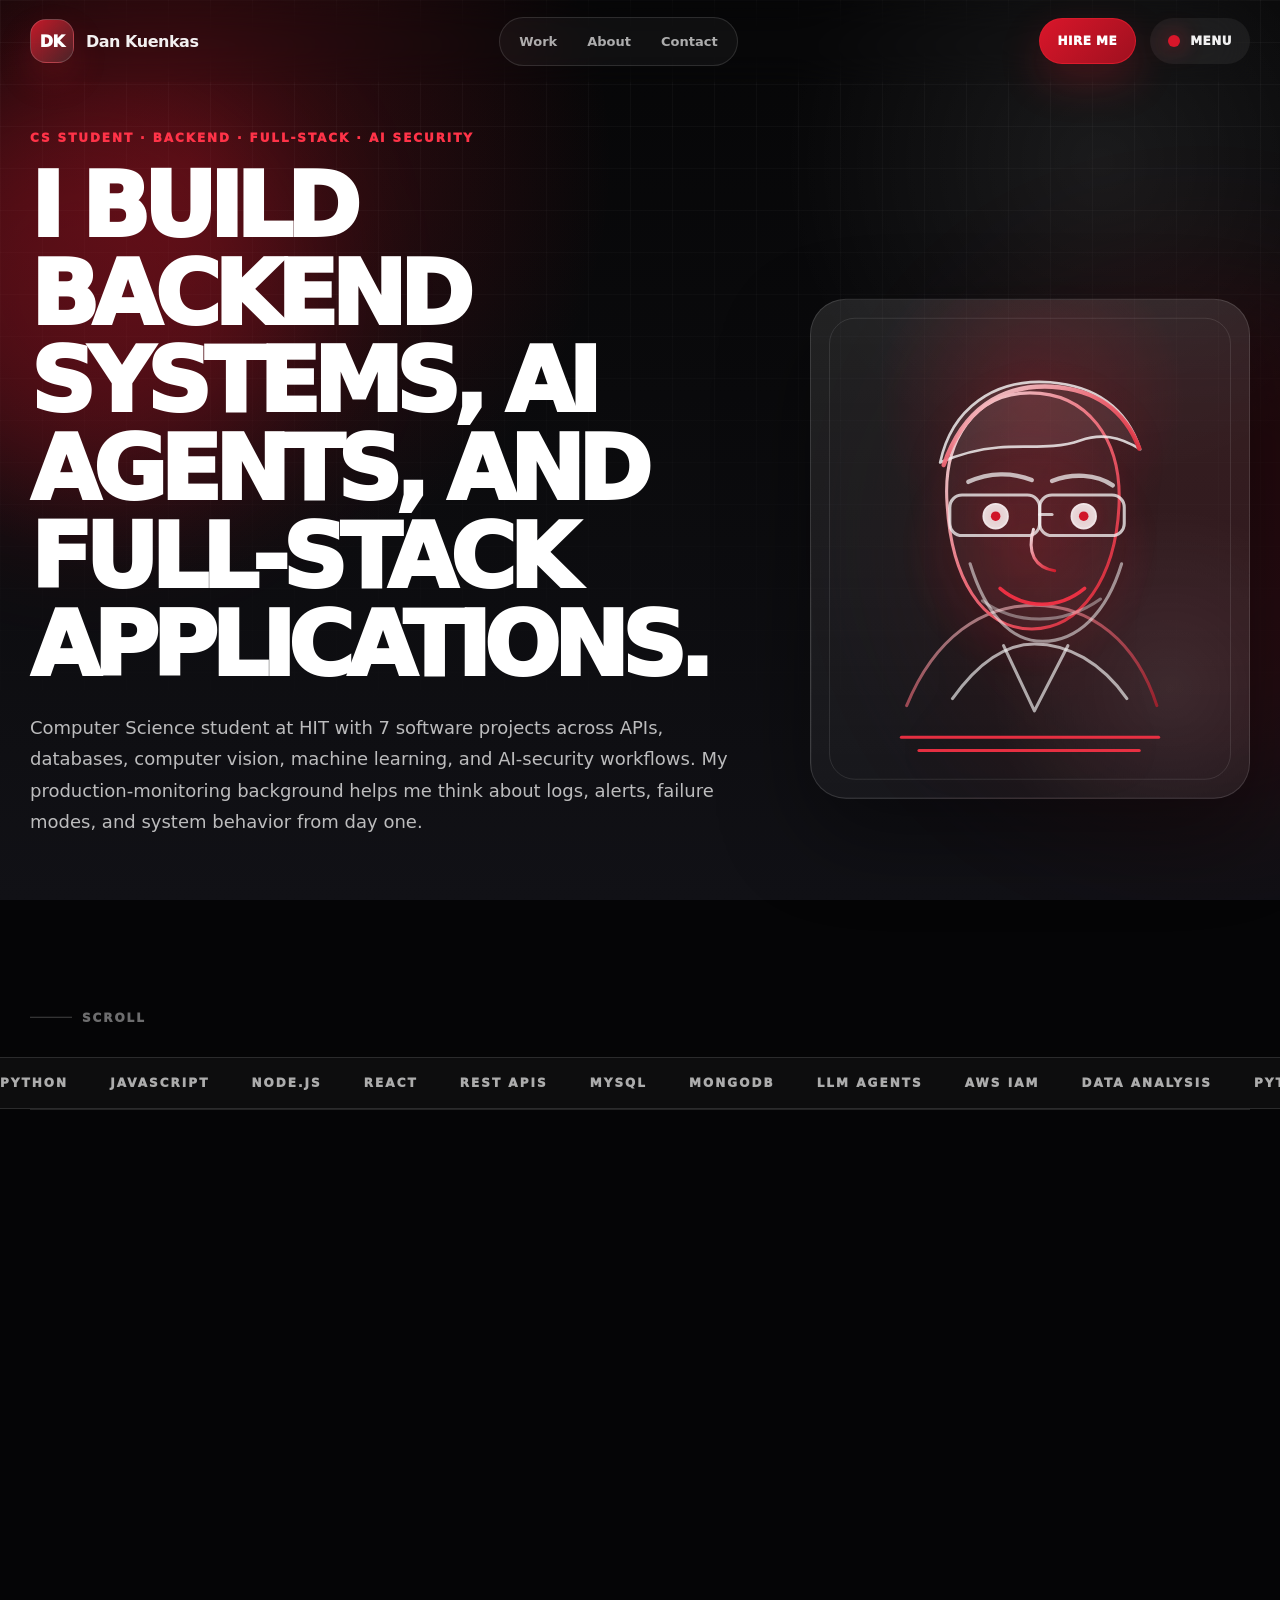
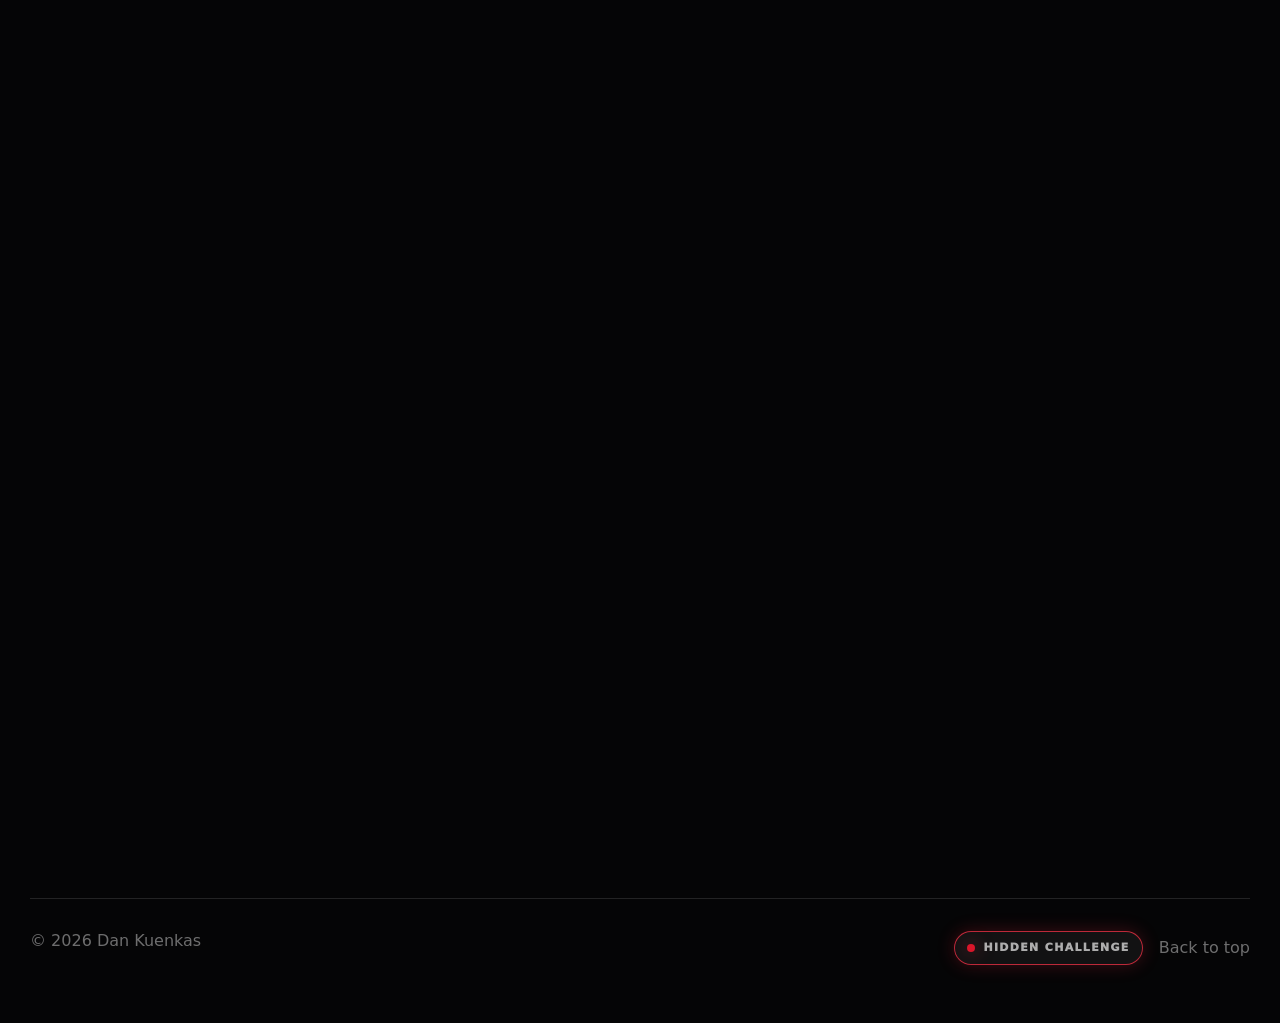
<file: index.html>
<!DOCTYPE html>
<html lang="en">
<head>
  <meta charset="UTF-8" />
  <meta name="viewport" content="width=device-width, initial-scale=1.0" />
  <meta name="description" content="Dan Kuenkas portfolio - software development, backend, full-stack, data, and AI security projects." />
  <meta property="og:title" content="Dan Kuenkas | Software Portfolio" />
  <meta property="og:description" content="CS student building backend systems, AI agents, and full-stack applications." />
  <meta property="og:url" content="https://danku2001.github.io/Portfolio/" />
  <meta property="og:image" content="https://danku2001.github.io/Portfolio/og-preview.png" />
  <meta name="twitter:card" content="summary_large_image" />
  <title>Dan Kuenkas | Software Portfolio</title>
  <link rel="stylesheet" href="styles.css?v=22" />
</head>
<body data-page="home">
  <div class="loader" id="loader">
    <span>DK</span>
    <p>Powering up</p>
  </div>

  <div class="cursor-ring" id="cursorRing"></div>
  <div class="scroll-progress" id="scrollProgress"></div>

  <div class="background">
    <div class="bg-grid"></div>
    <div class="bg-scan"></div>
    <div class="bg-orb orb-a"></div>
    <div class="bg-orb orb-b"></div>
  </div>

  <header class="topbar">
    <a class="brand" href="#top">
      <span>DK</span>
      <strong>Dan Kuenkas</strong>
    </a>

    <nav class="quick-nav">
      <a href="#projects">Work</a>
      <a href="#about">About</a>
      <a href="#contact">Contact</a>
    </nav>

    <div class="top-actions">
      <a class="hire-btn" href="mailto:danku2001@gmail.com?subject=Software%20Development%20Opportunity&body=Hi%20Dan%2C%20I%20came%20across%20your%20portfolio%20and%20would%20like%20to%20connect.'d%20like%20to%20hire%20you">Hire me</a>
      <button class="menu-btn" id="menuButton" type="button" aria-label="Open menu">
        <span></span>
        Menu
      </button>
    </div>
  </header>

  <div class="menu-overlay" id="menuOverlay">
    <div class="menu-shell">
      <div class="menu-top">
        <span>Navigation</span>
        <button id="menuClose" type="button">Close</button>
      </div>
      <nav class="menu-list">
        <a href="#top"><span>01</span> Home</a>
        <a href="#projects"><span>02</span> Work</a>
        <a href="#about"><span>03</span> About</a>
        <a href="#experience"><span>04</span> Experience</a>
        <a href="#skills"><span>05</span> Skills</a>
        
        <a href="#contact"><span>06</span> Contact</a>
      </nav>
      <div class="menu-footer">
        <a href="https://github.com/danku2001" target="_blank" rel="noopener noreferrer">GitHub</a>
        <a href="https://www.linkedin.com/in/dan-kuenkas-b74833318/" target="_blank" rel="noopener noreferrer">LinkedIn</a>
        <a href="mailto:danku2001@gmail.com">Email</a>
      </div>
    </div>
  </div>

  <main id="top">
    <section class="hero power-scene">
      <div class="hero-copy">
        <p class="eyebrow reveal">CS Student · Backend · Full-Stack · AI Security</p>
        <h1 class="mega-title reveal delay-1">I build backend systems, AI agents, and full-stack applications.</h1>
        <p class="hero-text reveal delay-2">
          Computer Science student at HIT with 7 software projects across APIs, databases, computer vision,
          machine learning, and AI-security workflows. My production-monitoring background helps me think
          about logs, alerts, failure modes, and system behavior from day one.
        </p>

        <div class="hero-proof reveal delay-3">
          <span>7 projects</span>
          <span>Python + JavaScript</span>
          <span>APIs + Databases</span>
          <span>AI Security</span>
        </div>

        <div class="hero-actions reveal delay-3">
          <a class="main-cta" href="#projects">See projects</a>
          
          <a class="ghost-cta" href="https://github.com/danku2001" target="_blank" rel="noopener noreferrer">GitHub</a>
        </div>
      </div>

      <div class="hero-art reveal delay-2">
        <div class="portrait-panel premium-portrait" aria-label="Stylized line portrait with cursor-following eyes">
          <div class="portrait-halo"></div>

          <svg class="line-portrait" viewBox="0 0 420 520" role="img" aria-label="Stylized line portrait">
            <defs>
              <linearGradient id="strokeRed" x1="0" x2="1" y1="0" y2="1">
                <stop offset="0%" stop-color="#ffffff"/>
                <stop offset="46%" stop-color="#ff7583"/>
                <stop offset="100%" stop-color="#e11d2e"/>
              </linearGradient>
              <linearGradient id="faceGlow" x1="0" x2="1" y1="0" y2="1">
                <stop offset="0%" stop-color="rgba(255,255,255,0.18)"/>
                <stop offset="100%" stop-color="rgba(225,29,46,0.05)"/>
              </linearGradient>
            </defs>

            <path class="p-line soft" d="M70 438c32-78 86-114 145-114 65 0 116 42 139 114" />
            <path class="face-fill" d="M116 211c-6-75 32-128 94-128 64 0 105 51 101 129-4 80-43 139-99 139-58 0-91-60-96-140z" />
            <path class="p-line" d="M116 211c-6-75 32-128 94-128 64 0 105 51 101 129-4 80-43 139-99 139-58 0-91-60-96-140z" />

            <path class="hair-fill" d="M108 162c13-61 61-96 125-91 50 4 87 28 102 76-24-15-45-18-68-10-31 11-62 5-93 8-24 2-45 8-66 17z" />
            <path class="p-line heavy" d="M112 165c22-63 65-92 123-89 49 3 83 27 99 70" />

            <path class="p-line brow" d="M140 184c24-11 50-11 72-2" />
            <path class="p-line brow" d="M235 183c23-9 50-8 69 5" />

            <path class="p-line glasses" d="M133 199h74c8 0 14 6 14 14v18c0 8-6 14-14 14h-74c-8 0-14-6-14-14v-18c0-8 6-14 14-14z" />
            <path class="p-line glasses" d="M235 199h68c8 0 14 6 14 14v18c0 8-6 14-14 14h-68c-8 0-14-6-14-14v-18c0-8 6-14 14-14z" />
            <path class="p-line glasses" d="M221 221h14" />

            <circle class="eye-white" cx="171" cy="223" r="14" />
            <circle class="eye-white" cx="271" cy="223" r="14" />
            <circle class="pupil" data-origin-x="171" data-origin-y="223" cx="171" cy="223" r="5.4" />
            <circle class="pupil" data-origin-x="271" data-origin-y="223" cx="271" cy="223" r="5.4" />

            <path class="p-line" d="M214 238c-8 27 2 43 24 47" />
            <path class="p-line smile" d="M176 305c28 24 67 24 96 0" />
            <path class="p-line beard" d="M142 277c18 58 47 88 82 88 40 0 73-32 90-88" />
            <path class="p-line beard-soft" d="M156 319c38 28 92 28 134-2" />

            <path class="p-line shirt" d="M122 430c30-42 61-62 93-62 38 0 76 21 105 62" />
            <path class="p-line shirt" d="M180 370l35 74 38-74" />
            <path class="p-line accent" d="M64 474h292" />
            <path class="p-line accent" d="M84 489h250" />
          </svg>
        </div>
      </div></div>

      <a class="scroll-hint" href="#projects">
        <span></span>
        Scroll
      </a>
    </section>

    <section class="ticker">
      <div class="ticker-track">
        <span>Python</span><span>JavaScript</span><span>Node.js</span><span>React</span><span>REST APIs</span><span>MySQL</span><span>MongoDB</span><span>LLM Agents</span><span>AWS IAM</span><span>Data Analysis</span>
        <span>Python</span><span>JavaScript</span><span>Node.js</span><span>React</span><span>REST APIs</span><span>MySQL</span><span>MongoDB</span><span>LLM Agents</span><span>AWS IAM</span><span>Data Analysis</span>
      </div>
    </section>

    <section class="section projects" id="projects">
      <div class="section-heading reveal">
        <p class="eyebrow">01 / Selected Work</p>
        <h2>Projects built to prove range.</h2>
      </div>

      <div class="project-grid">
        <a class="project-card featured reveal magnetic-card" href="projects/iam-policy-agent.html">
          <span>01</span>
          <h3>IAM Policy Security Review Agent</h3>
          <p>Multi-agent AI system for AWS IAM policy review and remediation.</p>
          <b>AI Security</b>
        </a>

        <a class="project-card featured reveal delay-1 magnetic-card" href="projects/genai.html">
          <span>02</span>
          <h3>HelmetGuard</h3>
          <p>Computer vision project for construction-site helmet safety classification.</p>
          <b>Computer Vision</b>
        </a>

        <a class="project-card reveal delay-2 magnetic-card" href="projects/campus.html">
          <span>03</span>
          <h3>Campus Sensors & Shading System</h3>
          <p>Full-stack smart-campus platform with sensors, API, and database logic.</p>
          <b>Full Stack</b>
        </a>

        <a class="project-card reveal magnetic-card" href="projects/store.html">
          <span>04</span>
          <h3>Store Network System</h3>
          <p>Java client-server system with sockets, threads, roles, and inventory.</p>
          <b>Java</b>
        </a>

        <a class="project-card reveal delay-1 magnetic-card" href="projects/cost-manager.html">
          <span>05</span>
          <h3>Cost Manager API</h3>
          <p>Backend expense-management API with MongoDB, logging, and tests.</p>
          <b>Backend</b>
        </a>

        <a class="project-card reveal delay-2 magnetic-card" href="projects/connect4.html">
          <span>06</span>
          <h3>Connect Four Game</h3>
          <p>Two-player client-server game with room flow and win detection.</p>
          <b>Game Logic</b>
        </a>

        <a class="project-card reveal magnetic-card" href="projects/titanic.html">
          <span>07</span>
          <h3>Titanic ML Pipeline</h3>
          <p>Supervised learning workflow with preprocessing and evaluation.</p>
          <b>ML</b>
        </a>
</div>
    </section>

    <section class="section split" id="about">
      <div class="section-heading reveal">
        <p class="eyebrow">02 / About</p>
        <h2>Systems mindset from code to production.</h2>
      </div>

      <div class="content reveal delay-1">
        <p class="big-copy">
          I am a CS student at HIT building real systems: multi-agent AI tools, REST APIs,
          computer vision classifiers, machine-learning workflows, and full-stack applications.
        </p>
        <p>
          My NOC background means I think about logs, alerts, failure modes, dashboards,
          and system behavior from day one - not as an afterthought.
        </p>

        <div class="focus-grid">
          <article class="mini-card magnetic-card"><h3>Backend</h3><p>REST APIs, validation, logging, database integration, and service structure.</p></article>
          <article class="mini-card magnetic-card"><h3>Full-Stack</h3><p>React interfaces connected to backend services and structured data layers.</p></article>
          <article class="mini-card magnetic-card"><h3>AI & Security</h3><p>LLM agents, IAM policy analysis, risk detection, and structured reports.</p></article>
        </div>
      </div>
    </section>

    <section class="section" id="experience">
      <div class="section-heading reveal">
        <p class="eyebrow">03 / Experience</p>
        <h2>Production awareness, used for development.</h2>
      </div>

      <div class="timeline reveal delay-1">
        <article>
          <span>2026 - Present</span>
          <div>
            <h3>NOC Analyst · Swiftness</h3>
            <ul>
              <li>Monitor production systems and operational environments in real time.</li>
              <li>Investigate alerts, logs, dashboards, incidents, and service issues.</li>
              <li>Escalate technical issues with clear operational context.</li>
              <li>Analyze recurring patterns and support system stability.</li>
            </ul>
          </div>
        </article>

        <article>
          <span>2024 - Present</span>
          <div>
            <h3>B.Sc. Computer Science · HIT</h3>
            <p>Algorithms, data structures, databases, machine learning, OOP, and client-server architecture.</p>
          </div>
        </article>

        <article>
          <span>2025</span>
          <div>
            <h3>Full-Stack Development · INT & HIT</h3>
            <p>Full-stack development with Node.js and JavaScript.</p>
          </div>
        </article>
      </div>
    </section>

    <section class="section" id="skills">
      <div class="section-heading reveal">
        <p class="eyebrow">04 / Skills</p>
        <h2>Technical toolkit.</h2>
      </div>

      <div class="skills-grid reveal delay-1">
        <article><h3>Programming</h3><p>JavaScript, Python, Java, C, C++, C#</p></article>
        <article><h3>Web</h3><p>React, Node.js, Express.js, REST APIs, HTML, CSS, Vite</p></article>
        <article><h3>Databases</h3><p>MySQL, SQL, MongoDB, Mongoose</p></article>
        <article><h3>Data & ML</h3><p>Pandas, Scikit-learn, Matplotlib, Data Processing, Image Classification</p></article>
        <article><h3>Systems</h3><p>OOP, Algorithms, Data Structures, Client-Server Architecture, Threads</p></article>
        <article><h3>Security & AI</h3><p>AWS IAM, IAM Policy Analysis, LLM Agents, Groq API, Security Automation</p></article>
        <article><h3>Tools</h3><p>Git, GitHub, Jupyter Notebook, Google Colab, Monitoring Dashboards</p></article>
        <article><h3>Languages</h3><p>Hebrew - Native, English - High level, Arabic - Advanced</p></article>
      </div>
    </section>

    <section class="contact" id="contact">
      <div class="contact-card reveal magnetic-card">
        <p class="eyebrow">05 / Contact</p>
        <h2>Let’s build something practical.</h2>
        <p>
          I am looking for software development opportunities in backend/API development,
          full-stack applications, data and technical analysis, and AI/security-oriented software projects.
          Based in Israel and open to remote-friendly opportunities.
        </p>

        <div class="hero-actions">
          <a class="main-cta" href="mailto:danku2001@gmail.com?subject=Software%20Development%20Opportunity&body=Hi%20Dan%2C%20I%20came%20across%20your%20portfolio%20and%20would%20like%20to%20connect.'d%20like%20to%20hire%20you">Hire me</a>
          <a class="ghost-cta" href="https://github.com/danku2001" target="_blank" rel="noopener noreferrer">GitHub</a>
          <a class="ghost-cta" href="https://www.linkedin.com/in/dan-kuenkas-b74833318/" target="_blank" rel="noopener noreferrer">LinkedIn</a>
          <a class="ghost-cta" href="mailto:danku2001@gmail.com">danku2001@gmail.com</a>
        </div>
      </div>
    </section>
  </main>

  <footer class="footer">
    <span>© <span id="year"></span> Dan Kuenkas</span>
    <div class="footer-actions">
      <button class="egg-trigger visible-egg" id="eggTrigger" type="button" aria-label="Open hidden challenge">
        <span></span>
        Hidden challenge
      </button>
      <a href="#top">Back to top</a>
    </div>
  </footer>

  <div class="egg-panel" id="eggPanel" aria-hidden="true">
    <div class="egg-card">
      <p class="eyebrow">Hidden challenge unlocked</p>
      <h2>Think you can beat DanBot?</h2>
      <p>A tiny game is hidden inside the portfolio. Win and the screen lights up.</p>
      <div class="egg-actions">
        <a class="main-cta" href="play.html">Play the challenge</a>
        <button class="ghost-cta" id="eggClose" type="button">Not now</button>
      </div>
    </div>
  </div>

  <script src="script.js?v=22"></script>
</body>
</html>
</file>
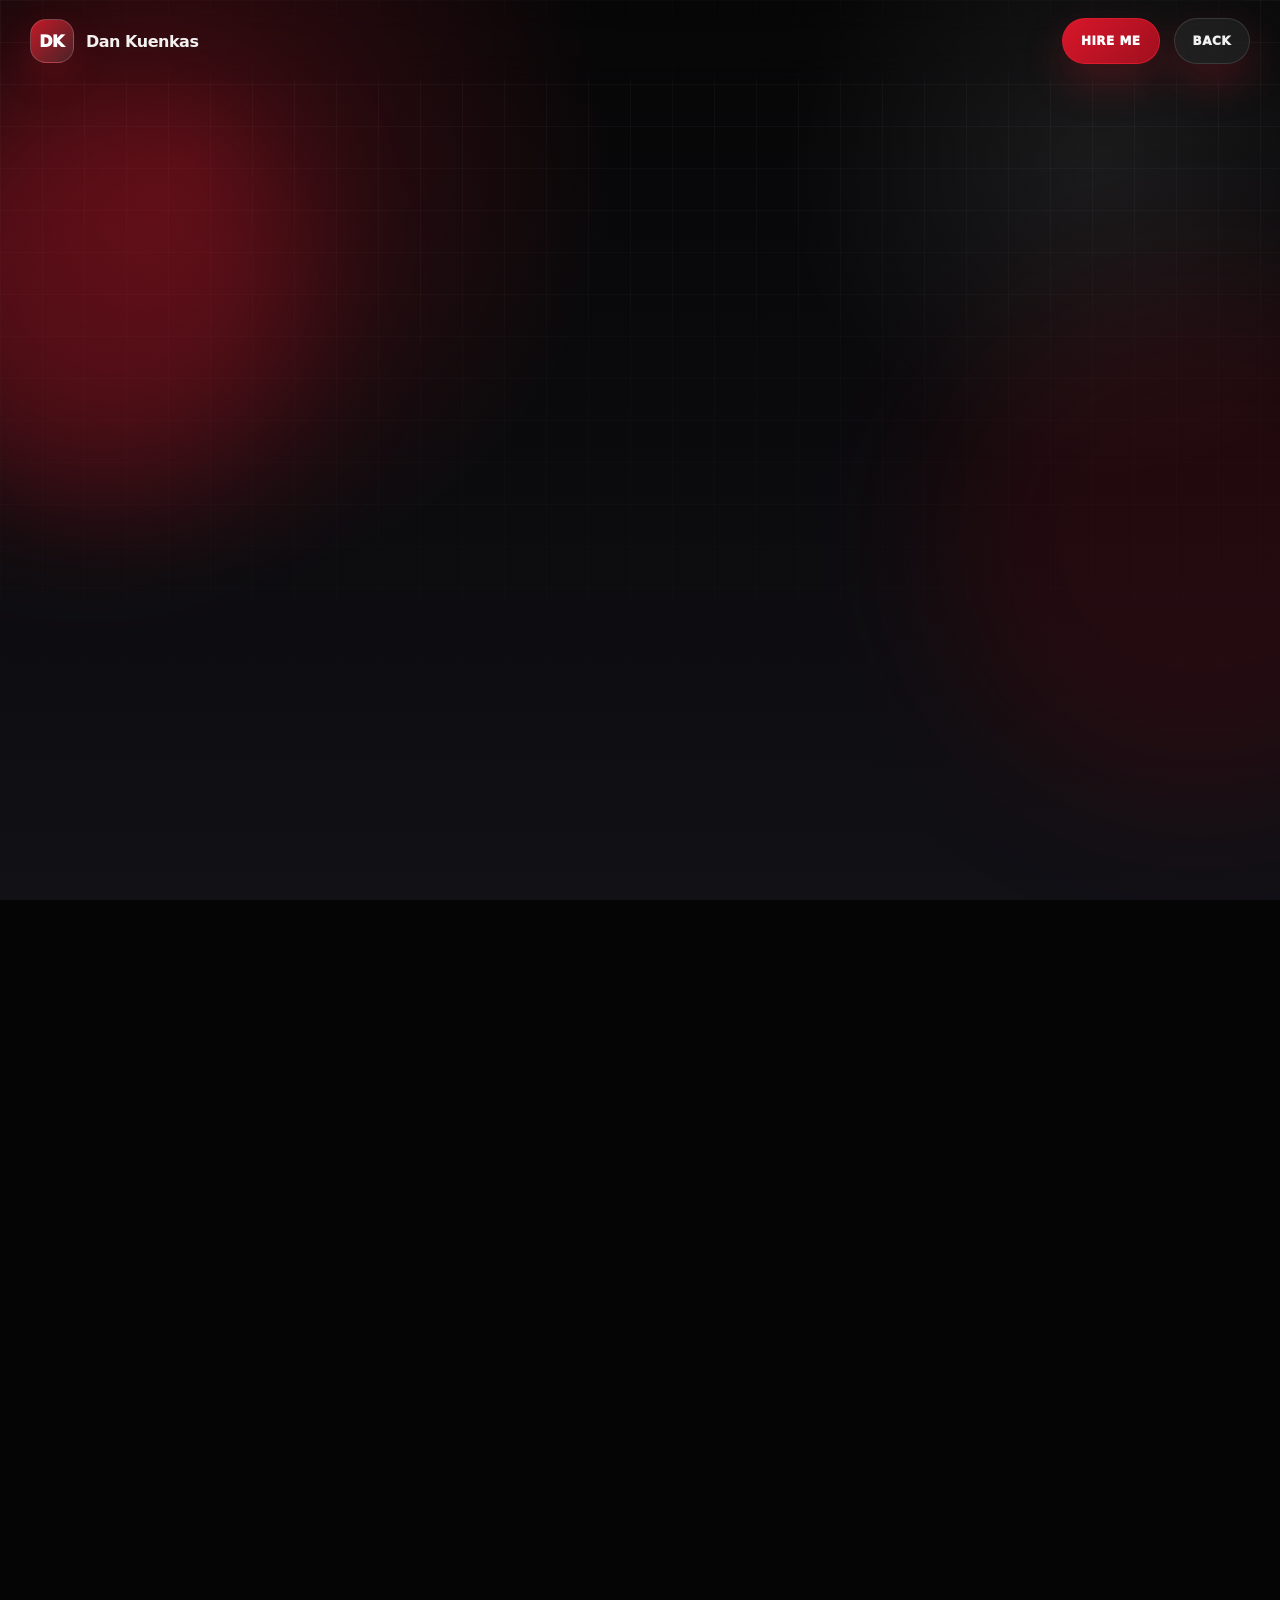
<file: play.html>
<!DOCTYPE html>
<html lang="en">
<head>
  <meta charset="UTF-8" />
  <meta name="viewport" content="width=device-width, initial-scale=1.0" />
  <meta name="description" content="Play tic-tac-toe against DanBot." />
  <meta property="og:title" content="Let’s Play | Dan Kuenkas" />
  <meta property="og:description" content="Play tic-tac-toe against DanBot." />
  <meta property="og:image" content="https://danku2001.github.io/Portfolio/og-preview.png" />
  <title>Let’s Play | Dan Kuenkas</title>
  <link rel="stylesheet" href="styles.css?v=22" />
</head>
<body data-page="play">
  <canvas class="confetti-canvas" id="confettiCanvas"></canvas>
  <div class="cursor-ring" id="cursorRing"></div>
  <div class="scroll-progress" id="scrollProgress"></div>

  <div class="background">
    <div class="bg-grid"></div>
    <div class="bg-scan"></div>
    <div class="bg-orb orb-a"></div>
    <div class="bg-orb orb-b"></div>
  </div>

  <header class="topbar">
    <a class="brand" href="index.html#top">
      <span class="brand-mark">DK</span>
      <strong>Dan Kuenkas</strong>
    </a>

    <div class="top-actions">
      <a class="hire-button" href="mailto:danku2001@gmail.com?subject=Software%20Development%20Opportunity&body=Hi%20Dan%2C%20I%20came%20across%20your%20portfolio%20and%20would%20like%20to%20connect.">Hire me</a>
      <a class="hire-button small-dark" href="index.html#projects">Back</a>
    </div>
  </header>

  <main class="game-page">
    <section class="game-hero">
      <p class="eyebrow reveal">Bonus / Interactive portfolio</p>
      <h1 class="mega-title reveal delay-1">Hidden challenge.</h1>
      <p class="hero-text reveal delay-2">
        You are X. DanBot is O. Win and the screen lights up.
      </p>
    </section>

    <section class="game-shell reveal delay-2">
      <div class="game-panel">
        <div class="game-top">
          <div>
            <p class="eyebrow">Challenge</p>
            <h2>Beat DanBot.</h2>
          </div>
          <button class="main-cta" id="resetGame" type="button">Reset</button>
        </div>

        <div class="scoreboard">
          <div><span>You</span><strong id="playerScore">0</strong></div>
          <div><span>DanBot</span><strong id="botScore">0</strong></div>
          <div><span>Draws</span><strong id="drawScore">0</strong></div>
        </div>

        <div class="game-status" id="gameStatus">Your move. Make it count.</div>

        <div class="board" id="board" aria-label="Tic-tac-toe board">
          <button class="cell" data-cell="0" type="button"></button>
          <button class="cell" data-cell="1" type="button"></button>
          <button class="cell" data-cell="2" type="button"></button>
          <button class="cell" data-cell="3" type="button"></button>
          <button class="cell" data-cell="4" type="button"></button>
          <button class="cell" data-cell="5" type="button"></button>
          <button class="cell" data-cell="6" type="button"></button>
          <button class="cell" data-cell="7" type="button"></button>
          <button class="cell" data-cell="8" type="button"></button>
        </div>

        <div class="game-message" id="gameMessage">
          <span>Tip:</span> corners are powerful.
        </div>
      </div>
    </section>
  </main>

  <script src="script.js?v=22"></script>
</body>
</html>
</file>
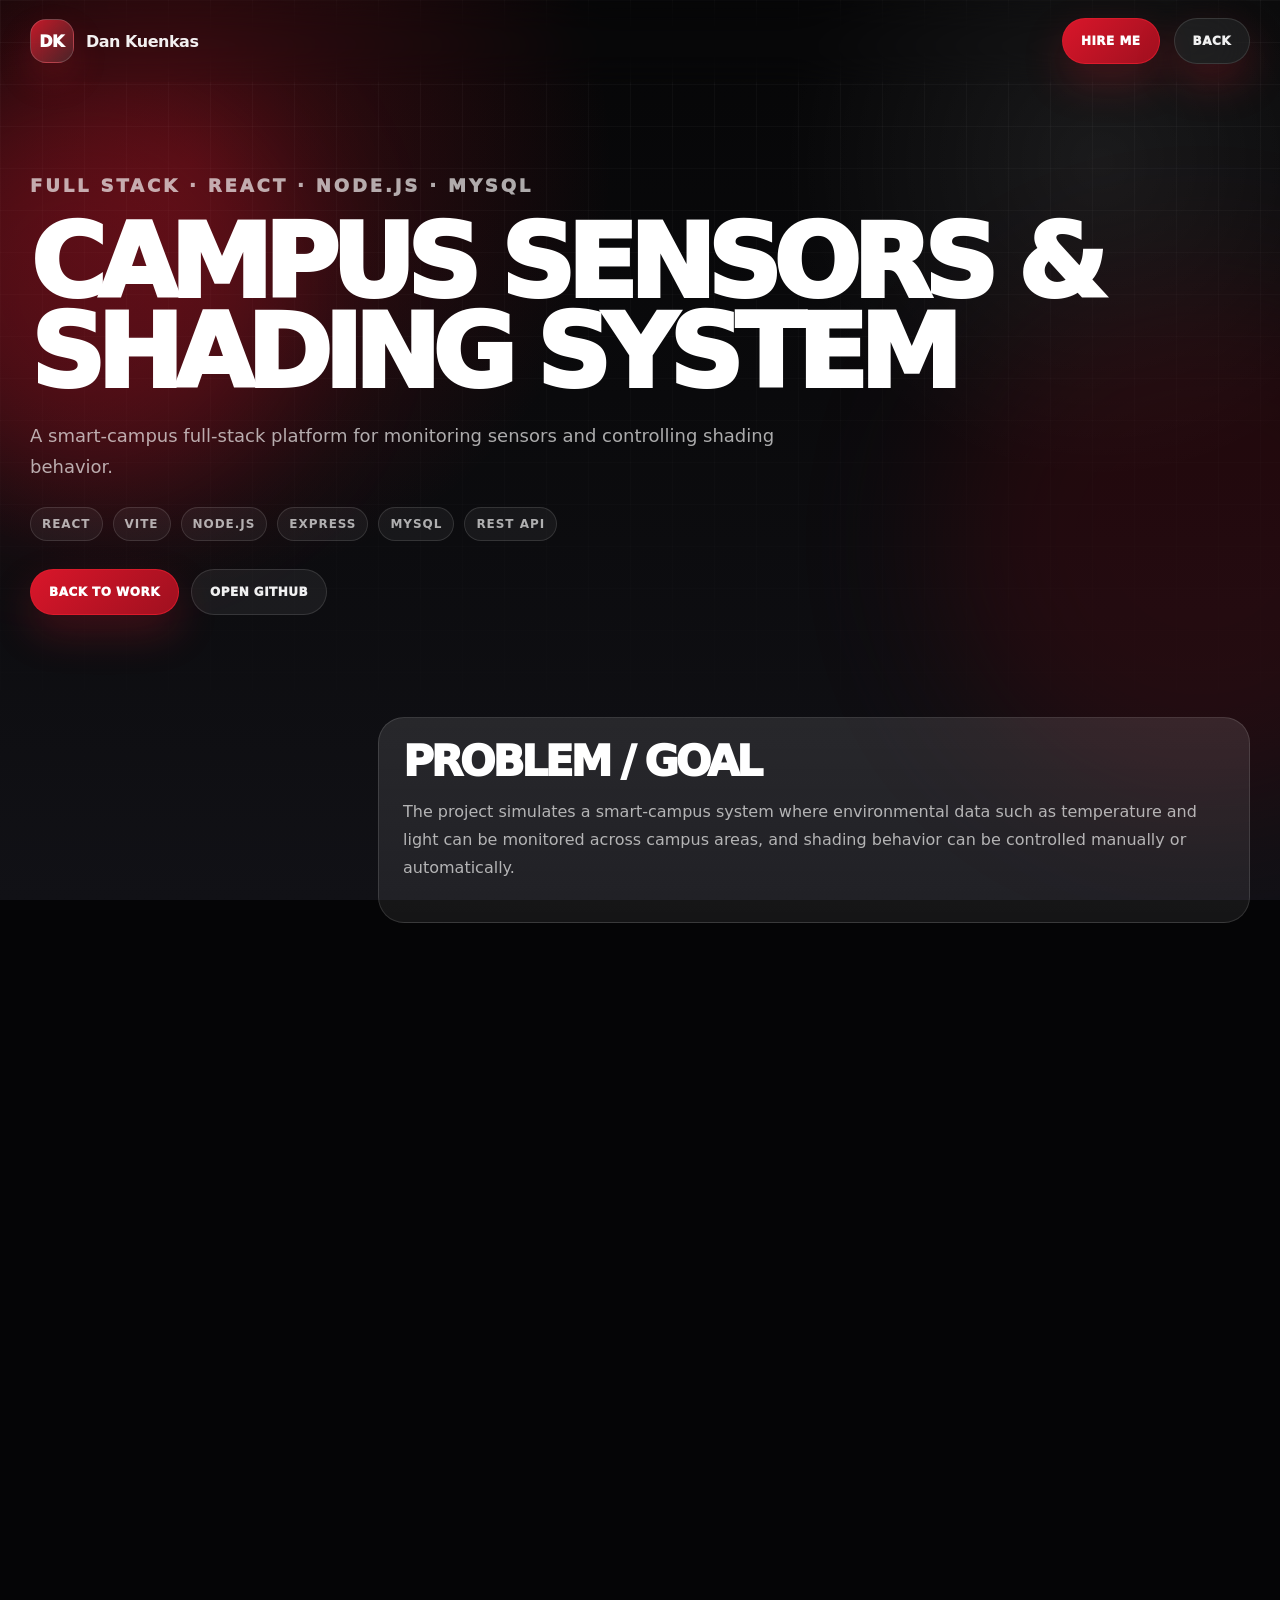
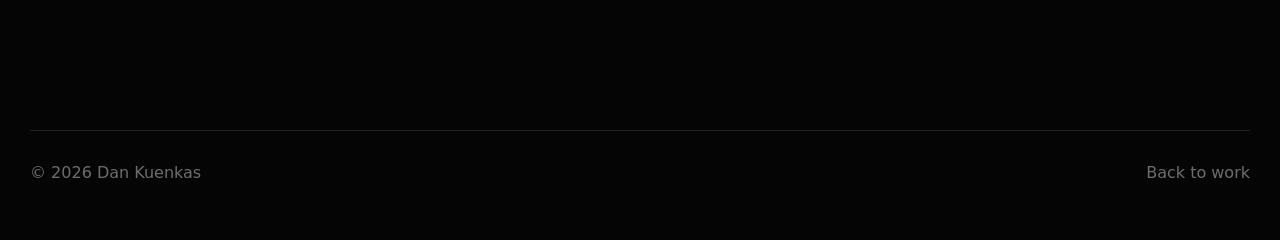
<file: projects/campus.html>
<!DOCTYPE html>
<html lang="en">
<head>
  <meta charset="UTF-8" />
  <meta name="viewport" content="width=device-width, initial-scale=1.0" />
  <meta name="description" content="Campus Sensors & Shading System project by Dan Kuenkas." />
  <meta property="og:title" content="Campus Sensors & Shading System | Dan Kuenkas" />
  <meta property="og:description" content="Campus Sensors & Shading System project by Dan Kuenkas." />
  <meta property="og:image" content="https://danku2001.github.io/Portfolio/og-preview.png" />
  <title>Campus Sensors & Shading System | Dan Kuenkas</title>
  <link rel="stylesheet" href="../styles.css?v=22" />
</head>
<body>
  <div class="cursor-ring" id="cursorRing"></div>
  <div class="scroll-progress" id="scrollProgress"></div>

  <div class="background">
    <div class="bg-grid"></div>
    <div class="bg-scan"></div>
    <div class="bg-orb orb-a"></div>
    <div class="bg-orb orb-b"></div>
  </div>

  <header class="topbar">
    <a class="brand" href="../index.html#top">
      <span class="brand-mark">DK</span>
      <strong>Dan Kuenkas</strong>
    </a>

    <div class="top-actions">
      <a class="hire-button" href="mailto:danku2001@gmail.com?subject=Software%20Development%20Opportunity&body=Hi%20Dan%2C%20I%20came%20across%20your%20portfolio%20and%20would%20like%20to%20connect.">Hire me</a>
      <a class="hire-button small-dark" href="../index.html#projects">Back</a>
    </div>
  </header>

  <main>
    <section class="project-hero">
      <p class="eyebrow reveal">Full Stack · React · Node.js · MySQL</p>
      <h1 class="reveal delay-1">Campus Sensors & Shading System</h1>
      <p class="reveal delay-2">A smart-campus full-stack platform for monitoring sensors and controlling shading behavior.</p>

      <div class="tag-row reveal delay-3">
        <span>React</span>
        <span>Vite</span>
        <span>Node.js</span>
        <span>Express</span>
        <span>MySQL</span>
        <span>REST API</span>
      </div>

      <div class="page-actions reveal delay-3">
        <a class="primary-action" href="../index.html#projects">Back to work</a>
        <a class="secondary-action" href="https://github.com/danku2001/campus-sensors-system" target="_blank" rel="noopener noreferrer">Open GitHub</a>
      </div>
    </section>

    <section class="case-layout">
      <aside class="case-card reveal magnetic-card">
        <h2>Quick facts</h2>
        <div class="fact-list">
          <div class="fact">
            <strong>Project type</strong>
            <span>Full-stack academic project</span>
          </div>
          <div class="fact">
            <strong>Main stack</strong>
            <span>React, Node.js, Express, MySQL</span>
          </div>
          <div class="fact">
            <strong>Focus</strong>
            <span>Infrastructure monitoring and control</span>
          </div>
          <div class="fact">
            <strong>Repository</strong>
            <span>Public GitHub project</span>
          </div>
        </div>
      </aside>

      <div class="case-stack">
        <article class="case-card reveal magnetic-card">
          <h2>Problem / Goal</h2>
          <p>The project simulates a smart-campus system where environmental data such as temperature and light can be monitored across campus areas, and shading behavior can be controlled manually or automatically.</p>
        </article>
        <article class="case-card reveal magnetic-card">
          <h2>Key Features</h2>
          <ul>
            <li>React frontend for managing areas, sensors, and shading controls.</li>
            <li>Node.js and Express backend with REST API endpoints.</li>
            <li>MySQL database for persistent data storage.</li>
            <li>Sensor management features for adding, editing, and deleting sensors.</li>
            <li>Automatic shading logic based on environmental readings.</li>
            <li>Manual override for administrators.</li>
            <li>Responsive dark-themed interface.</li>
          </ul>
        </article>
        <article class="case-card reveal magnetic-card">
          <h2>Technical Highlights</h2>
          <ul>
            <li>Built a full-stack flow from UI to API to database.</li>
            <li>Modeled realistic smart-campus / IoT-style business logic.</li>
            <li>Separated frontend and backend responsibilities.</li>
            <li>Used REST APIs to connect the React client with the backend.</li>
          </ul>
        </article>
        <article class="case-card reveal magnetic-card">
          <h2>What I Learned</h2>
          <p>This project strengthened my full-stack development skills, especially React frontend structure, Express APIs, MySQL data modeling, and connecting user actions to backend logic.</p>
        </article>
      </div>
    </section>
  </main>

  <footer class="footer">
    <span>© <span id="year"></span> Dan Kuenkas</span>
    <a href="../index.html#projects">Back to work</a>
  </footer>

  <script src="../script.js?v=22"></script>
</body>
</html>
</file>
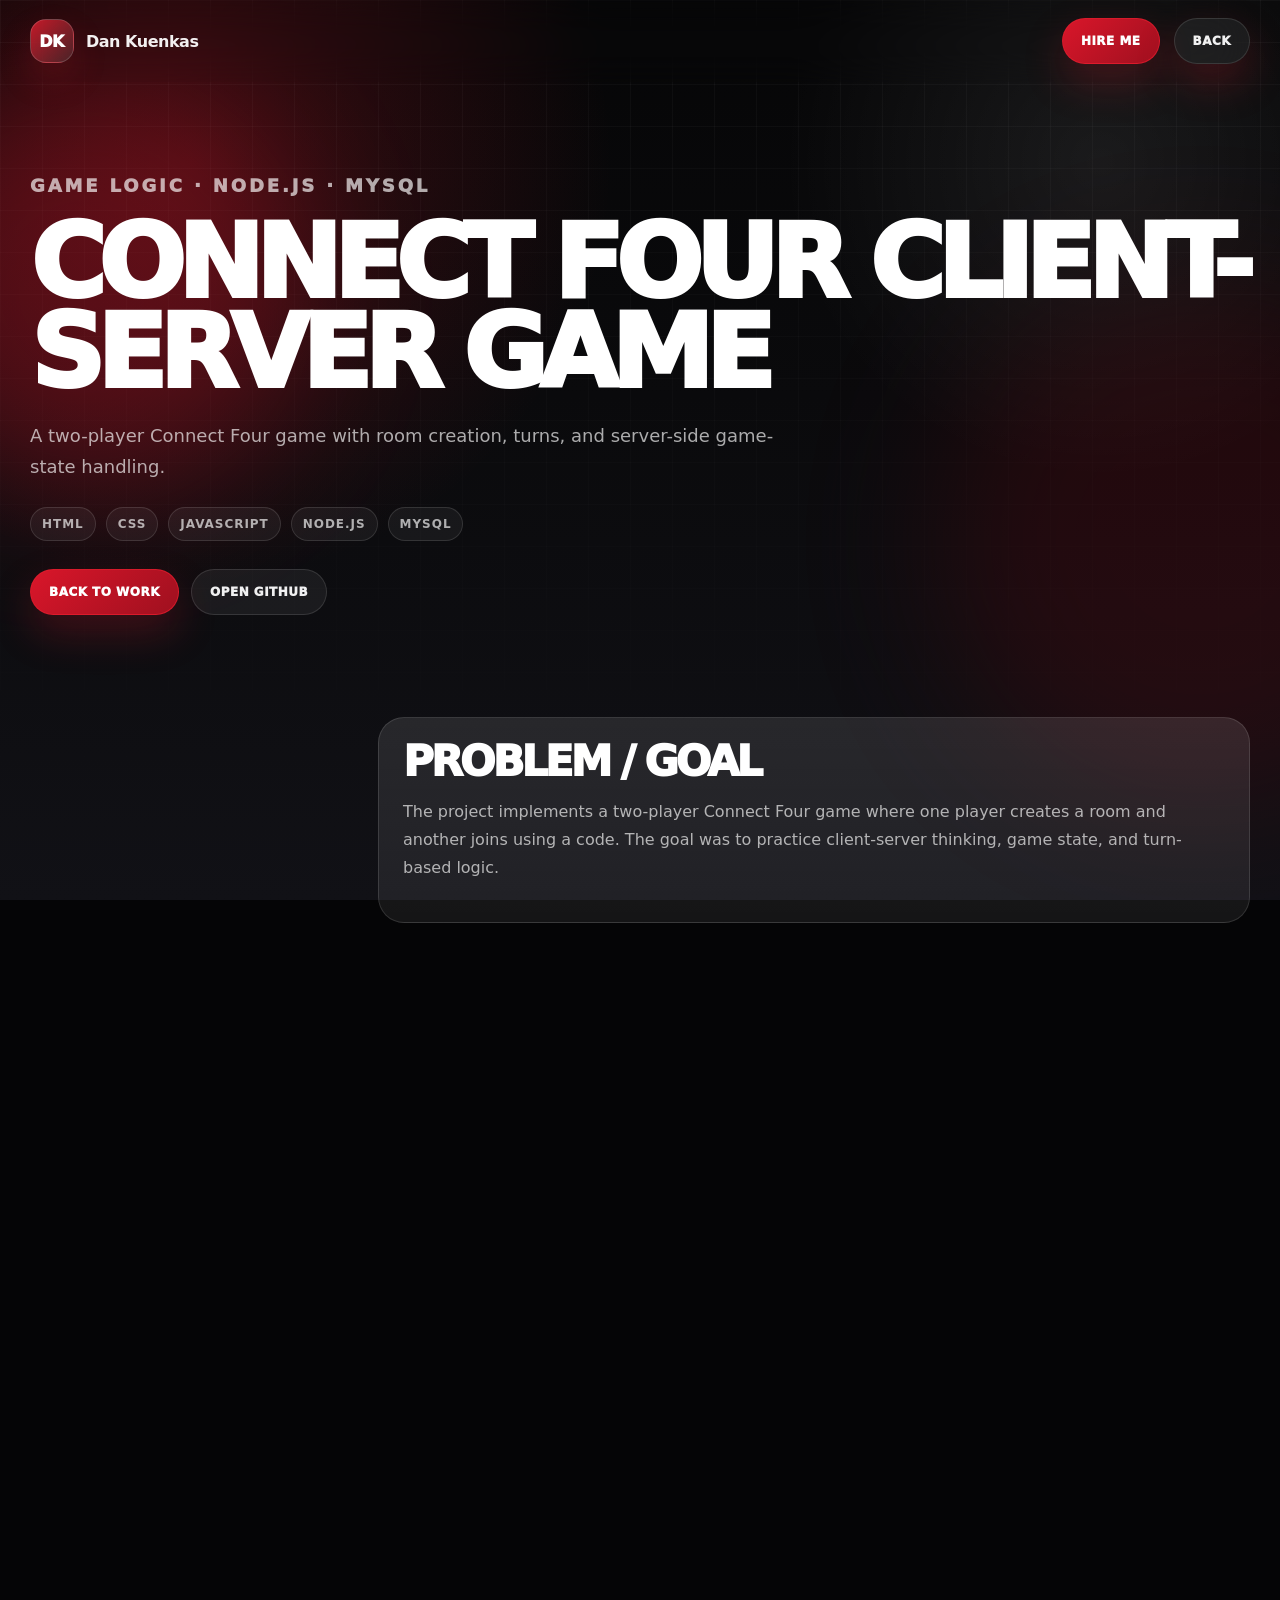
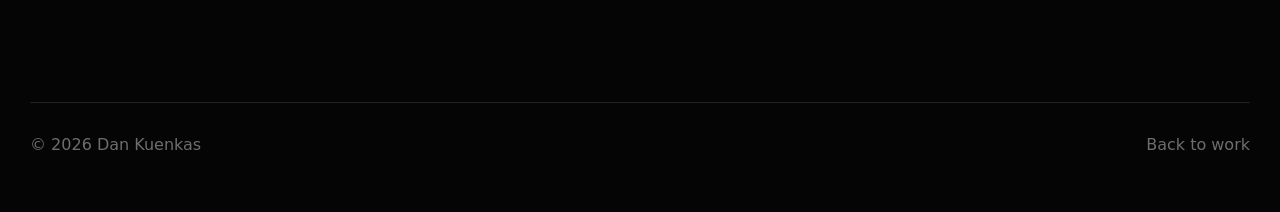
<file: projects/connect4.html>
<!DOCTYPE html>
<html lang="en">
<head>
  <meta charset="UTF-8" />
  <meta name="viewport" content="width=device-width, initial-scale=1.0" />
  <meta name="description" content="Connect Four Client-Server Game project by Dan Kuenkas." />
  <meta property="og:title" content="Connect Four Client-Server Game | Dan Kuenkas" />
  <meta property="og:description" content="Connect Four Client-Server Game project by Dan Kuenkas." />
  <meta property="og:image" content="https://danku2001.github.io/Portfolio/og-preview.png" />
  <title>Connect Four Client-Server Game | Dan Kuenkas</title>
  <link rel="stylesheet" href="../styles.css?v=22" />
</head>
<body>
  <div class="cursor-ring" id="cursorRing"></div>
  <div class="scroll-progress" id="scrollProgress"></div>

  <div class="background">
    <div class="bg-grid"></div>
    <div class="bg-scan"></div>
    <div class="bg-orb orb-a"></div>
    <div class="bg-orb orb-b"></div>
  </div>

  <header class="topbar">
    <a class="brand" href="../index.html#top">
      <span class="brand-mark">DK</span>
      <strong>Dan Kuenkas</strong>
    </a>

    <div class="top-actions">
      <a class="hire-button" href="mailto:danku2001@gmail.com?subject=Software%20Development%20Opportunity&body=Hi%20Dan%2C%20I%20came%20across%20your%20portfolio%20and%20would%20like%20to%20connect.">Hire me</a>
      <a class="hire-button small-dark" href="../index.html#projects">Back</a>
    </div>
  </header>

  <main>
    <section class="project-hero">
      <p class="eyebrow reveal">Game Logic · Node.js · MySQL</p>
      <h1 class="reveal delay-1">Connect Four Client-Server Game</h1>
      <p class="reveal delay-2">A two-player Connect Four game with room creation, turns, and server-side game-state handling.</p>

      <div class="tag-row reveal delay-3">
        <span>HTML</span>
        <span>CSS</span>
        <span>JavaScript</span>
        <span>Node.js</span>
        <span>MySQL</span>
      </div>

      <div class="page-actions reveal delay-3">
        <a class="primary-action" href="../index.html#projects">Back to work</a>
        <a class="secondary-action" href="https://github.com/danku2001/four-in-a-row" target="_blank" rel="noopener noreferrer">Open GitHub</a>
      </div>
    </section>

    <section class="case-layout">
      <aside class="case-card reveal magnetic-card">
        <h2>Quick facts</h2>
        <div class="fact-list">
          <div class="fact">
            <strong>Project type</strong>
            <span>Game / full-stack practice</span>
          </div>
          <div class="fact">
            <strong>Main stack</strong>
            <span>HTML, CSS, JavaScript, Node.js, MySQL</span>
          </div>
          <div class="fact">
            <strong>Focus</strong>
            <span>Game state and client-server flow</span>
          </div>
          <div class="fact">
            <strong>Repository</strong>
            <span>Public GitHub project</span>
          </div>
        </div>
      </aside>

      <div class="case-stack">
        <article class="case-card reveal magnetic-card">
          <h2>Problem / Goal</h2>
          <p>The project implements a two-player Connect Four game where one player creates a room and another joins using a code. The goal was to practice client-server thinking, game state, and turn-based logic.</p>
        </article>
        <article class="case-card reveal magnetic-card">
          <h2>Key Features</h2>
          <ul>
            <li>Room creation with a game code.</li>
            <li>Two-player joining flow.</li>
            <li>Turn management.</li>
            <li>Server-side game-state handling.</li>
            <li>Win and draw detection.</li>
            <li>Client, server, and database separation.</li>
          </ul>
        </article>
        <article class="case-card reveal magnetic-card">
          <h2>Technical Highlights</h2>
          <ul>
            <li>Implemented core game logic in JavaScript.</li>
            <li>Used Node.js for backend game flow.</li>
            <li>Used MySQL for persistent game-related data.</li>
            <li>Practiced synchronization between client actions and server state.</li>
          </ul>
        </article>
        <article class="case-card reveal magnetic-card">
          <h2>What I Learned</h2>
          <p>This project helped me understand how to structure interactive game logic, manage state, and connect a simple frontend to backend and database layers.</p>
        </article>
      </div>
    </section>
  </main>

  <footer class="footer">
    <span>© <span id="year"></span> Dan Kuenkas</span>
    <a href="../index.html#projects">Back to work</a>
  </footer>

  <script src="../script.js?v=22"></script>
</body>
</html>
</file>
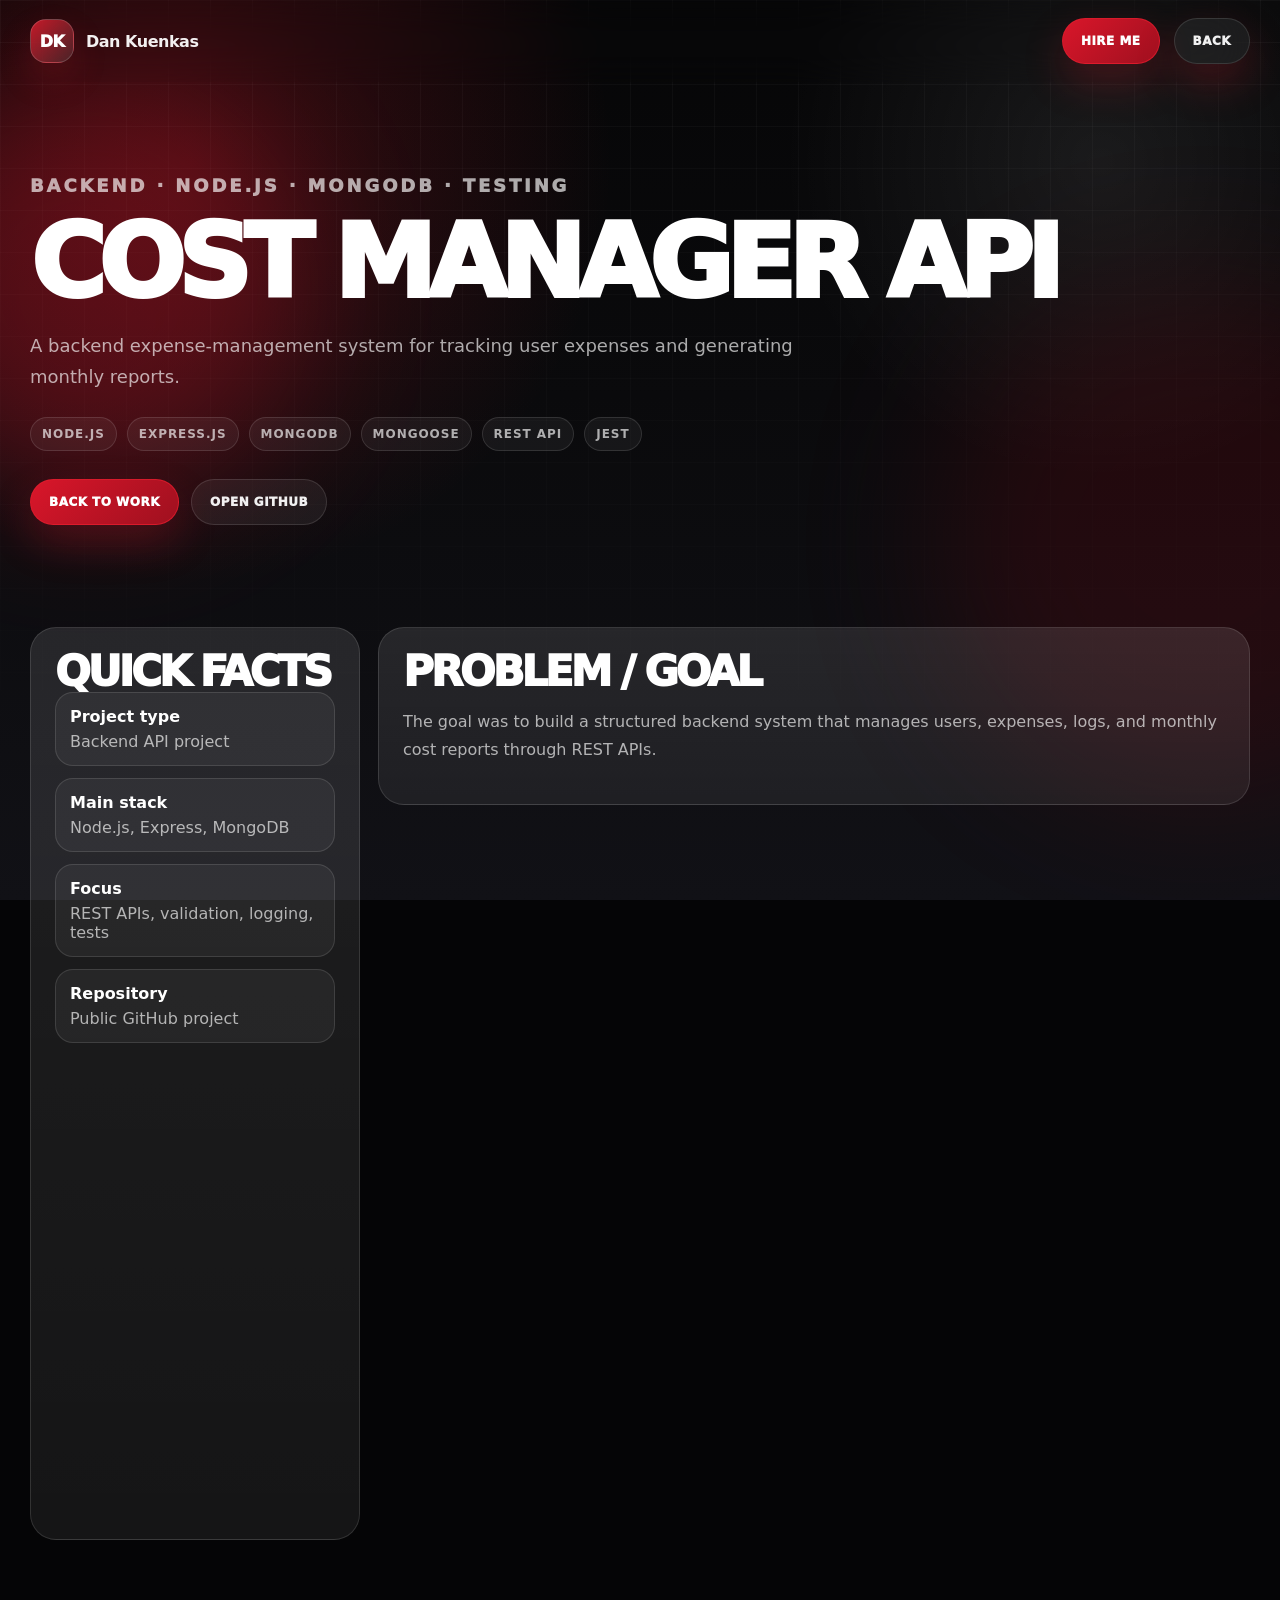
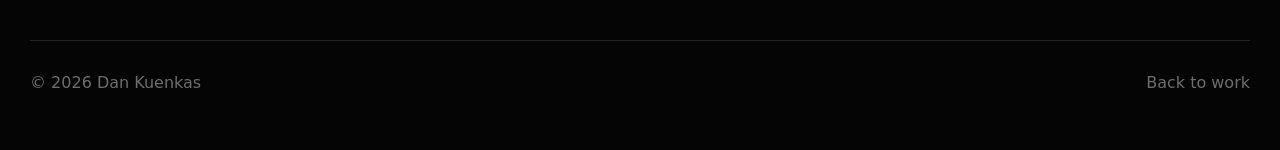
<file: projects/cost-manager.html>
<!DOCTYPE html>
<html lang="en">
<head>
  <meta charset="UTF-8" />
  <meta name="viewport" content="width=device-width, initial-scale=1.0" />
  <meta name="description" content="Cost Manager API project by Dan Kuenkas." />
  <meta property="og:title" content="Cost Manager API | Dan Kuenkas" />
  <meta property="og:description" content="Cost Manager API project by Dan Kuenkas." />
  <meta property="og:image" content="https://danku2001.github.io/Portfolio/og-preview.png" />
  <title>Cost Manager API | Dan Kuenkas</title>
  <link rel="stylesheet" href="../styles.css?v=22" />
</head>
<body>
  <div class="cursor-ring" id="cursorRing"></div>
  <div class="scroll-progress" id="scrollProgress"></div>

  <div class="background">
    <div class="bg-grid"></div>
    <div class="bg-scan"></div>
    <div class="bg-orb orb-a"></div>
    <div class="bg-orb orb-b"></div>
  </div>

  <header class="topbar">
    <a class="brand" href="../index.html#top">
      <span class="brand-mark">DK</span>
      <strong>Dan Kuenkas</strong>
    </a>

    <div class="top-actions">
      <a class="hire-button" href="mailto:danku2001@gmail.com?subject=Software%20Development%20Opportunity&body=Hi%20Dan%2C%20I%20came%20across%20your%20portfolio%20and%20would%20like%20to%20connect.">Hire me</a>
      <a class="hire-button small-dark" href="../index.html#projects">Back</a>
    </div>
  </header>

  <main>
    <section class="project-hero">
      <p class="eyebrow reveal">Backend · Node.js · MongoDB · Testing</p>
      <h1 class="reveal delay-1">Cost Manager API</h1>
      <p class="reveal delay-2">A backend expense-management system for tracking user expenses and generating monthly reports.</p>

      <div class="tag-row reveal delay-3">
        <span>Node.js</span>
        <span>Express.js</span>
        <span>MongoDB</span>
        <span>Mongoose</span>
        <span>REST API</span>
        <span>Jest</span>
      </div>

      <div class="page-actions reveal delay-3">
        <a class="primary-action" href="../index.html#projects">Back to work</a>
        <a class="secondary-action" href="https://github.com/danku2001/cost-manager-final-project" target="_blank" rel="noopener noreferrer">Open GitHub</a>
      </div>
    </section>

    <section class="case-layout">
      <aside class="case-card reveal magnetic-card">
        <h2>Quick facts</h2>
        <div class="fact-list">
          <div class="fact">
            <strong>Project type</strong>
            <span>Backend API project</span>
          </div>
          <div class="fact">
            <strong>Main stack</strong>
            <span>Node.js, Express, MongoDB</span>
          </div>
          <div class="fact">
            <strong>Focus</strong>
            <span>REST APIs, validation, logging, tests</span>
          </div>
          <div class="fact">
            <strong>Repository</strong>
            <span>Public GitHub project</span>
          </div>
        </div>
      </aside>

      <div class="case-stack">
        <article class="case-card reveal magnetic-card">
          <h2>Problem / Goal</h2>
          <p>The goal was to build a structured backend system that manages users, expenses, logs, and monthly cost reports through REST APIs.</p>
        </article>
        <article class="case-card reveal magnetic-card">
          <h2>Key Features</h2>
          <ul>
            <li>User management through a dedicated users service.</li>
            <li>Expense creation and categorization through a costs service.</li>
            <li>Monthly reports by user, year, and month.</li>
            <li>Request validation for user IDs, amounts, categories, and dates.</li>
            <li>Logging system for service requests.</li>
            <li>Separate services for users, costs, logs, and about/team information.</li>
            <li>Automated API tests using Jest and Supertest.</li>
          </ul>
        </article>
        <article class="case-card reveal magnetic-card">
          <h2>Technical Highlights</h2>
          <ul>
            <li>Built REST API routes with Express.js.</li>
            <li>Connected the backend to MongoDB using Mongoose.</li>
            <li>Separated responsibilities across multiple services.</li>
            <li>Used validation and logging to make the API easier to debug and maintain.</li>
            <li>Tested endpoints with automated API tests.</li>
          </ul>
        </article>
        <article class="case-card reveal magnetic-card">
          <h2>What I Learned</h2>
          <p>This project helped me practice backend service separation, REST API design, database modeling, validation, logging, and automated testing.</p>
        </article>
      </div>
    </section>
  </main>

  <footer class="footer">
    <span>© <span id="year"></span> Dan Kuenkas</span>
    <a href="../index.html#projects">Back to work</a>
  </footer>

  <script src="../script.js?v=22"></script>
</body>
</html>
</file>
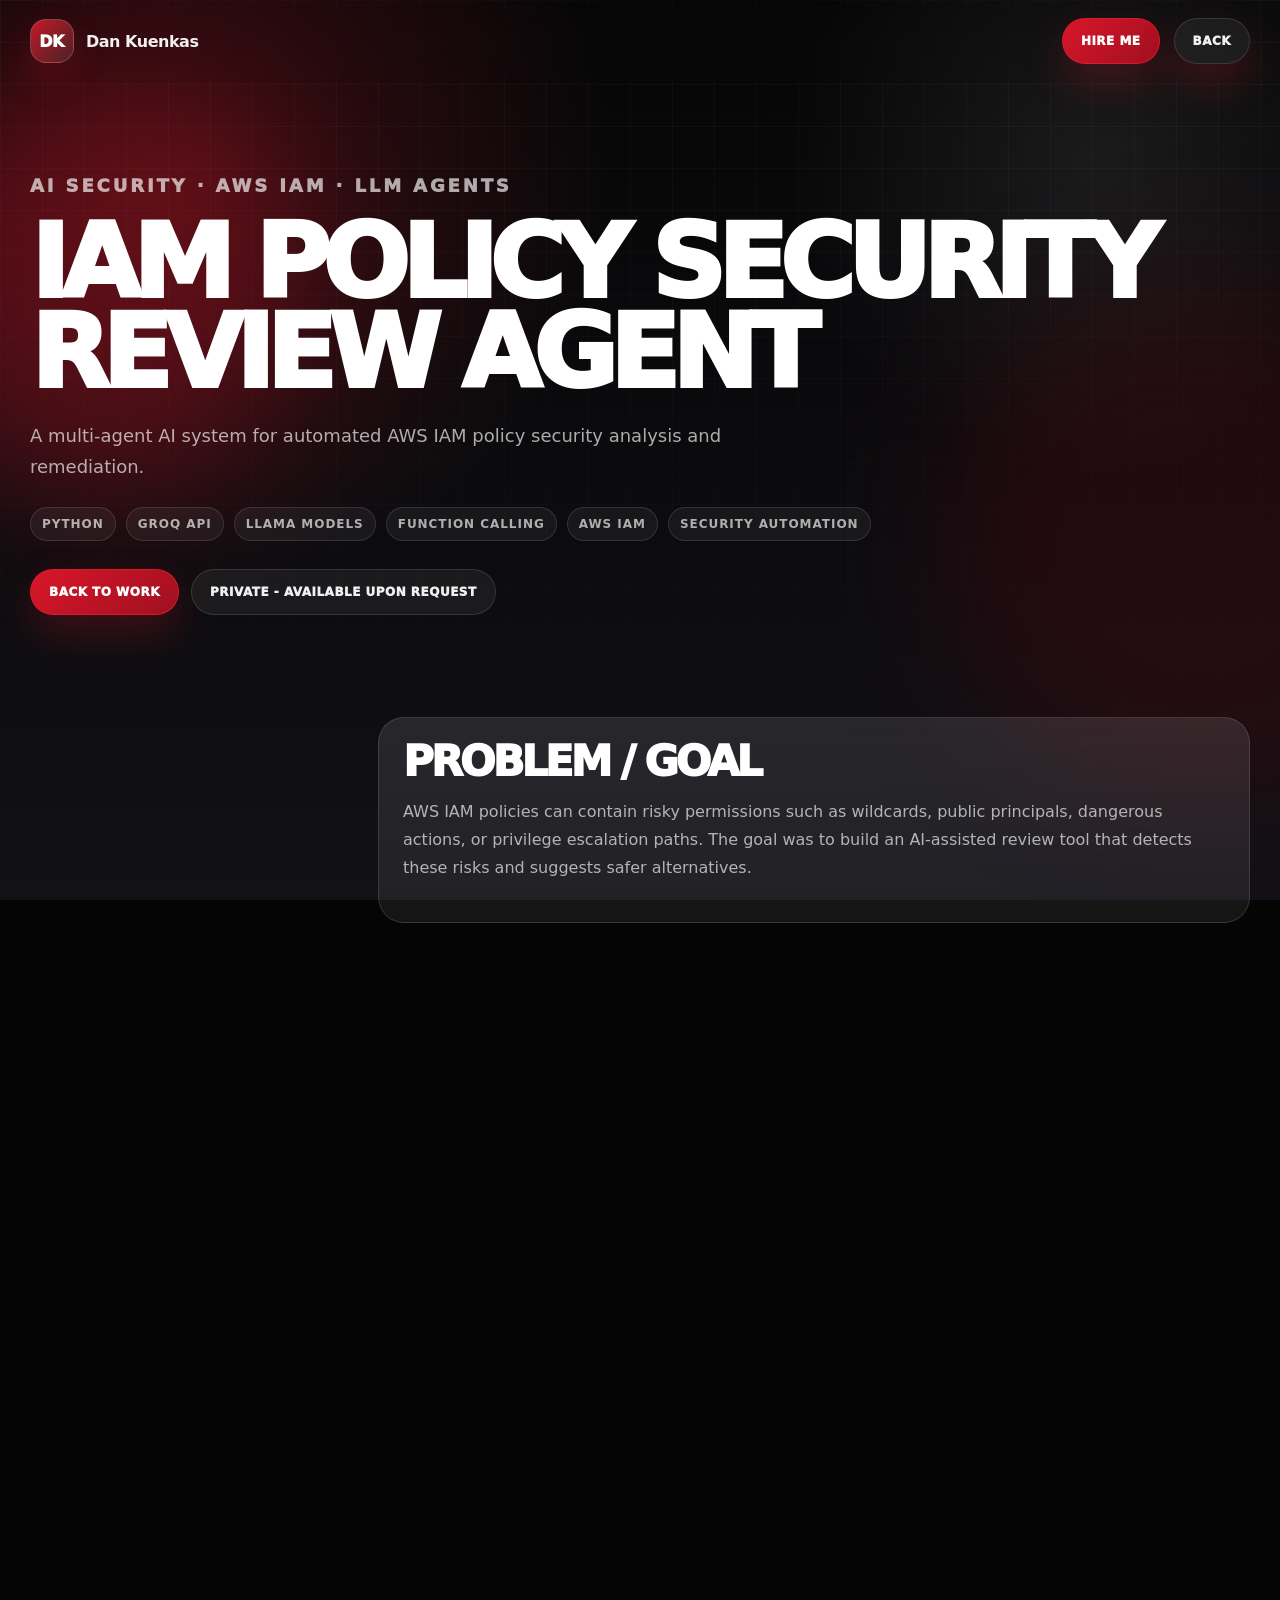
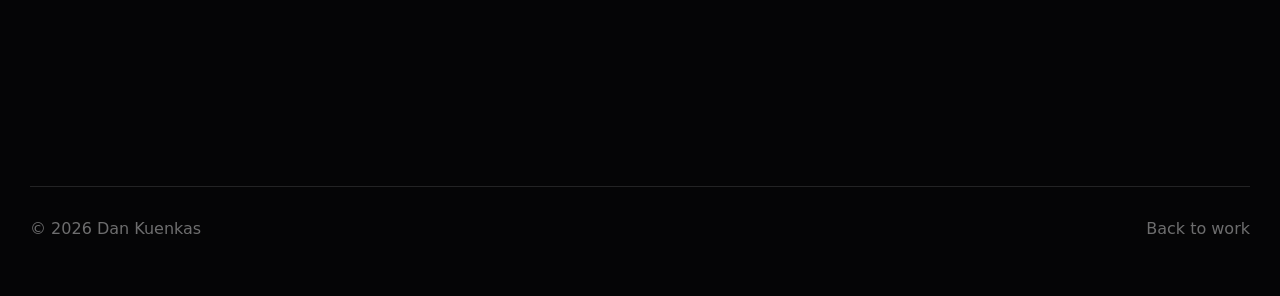
<file: projects/iam-policy-agent.html>
<!DOCTYPE html>
<html lang="en">
<head>
  <meta charset="UTF-8" />
  <meta name="viewport" content="width=device-width, initial-scale=1.0" />
  <meta name="description" content="IAM Policy Security Review Agent project by Dan Kuenkas." />
  <meta property="og:title" content="IAM Policy Security Review Agent | Dan Kuenkas" />
  <meta property="og:description" content="IAM Policy Security Review Agent project by Dan Kuenkas." />
  <meta property="og:image" content="https://danku2001.github.io/Portfolio/og-preview.png" />
  <title>IAM Policy Security Review Agent | Dan Kuenkas</title>
  <link rel="stylesheet" href="../styles.css?v=22" />
</head>
<body>
  <div class="cursor-ring" id="cursorRing"></div>
  <div class="scroll-progress" id="scrollProgress"></div>

  <div class="background">
    <div class="bg-grid"></div>
    <div class="bg-scan"></div>
    <div class="bg-orb orb-a"></div>
    <div class="bg-orb orb-b"></div>
  </div>

  <header class="topbar">
    <a class="brand" href="../index.html#top">
      <span class="brand-mark">DK</span>
      <strong>Dan Kuenkas</strong>
    </a>

    <div class="top-actions">
      <a class="hire-button" href="mailto:danku2001@gmail.com?subject=Software%20Development%20Opportunity&body=Hi%20Dan%2C%20I%20came%20across%20your%20portfolio%20and%20would%20like%20to%20connect.">Hire me</a>
      <a class="hire-button small-dark" href="../index.html#projects">Back</a>
    </div>
  </header>

  <main>
    <section class="project-hero">
      <p class="eyebrow reveal">AI Security · AWS IAM · LLM Agents</p>
      <h1 class="reveal delay-1">IAM Policy Security Review Agent</h1>
      <p class="reveal delay-2">A multi-agent AI system for automated AWS IAM policy security analysis and remediation.</p>

      <div class="tag-row reveal delay-3">
        <span>Python</span>
        <span>Groq API</span>
        <span>Llama Models</span>
        <span>Function Calling</span>
        <span>AWS IAM</span>
        <span>Security Automation</span>
      </div>

      <div class="page-actions reveal delay-3">
        <a class="primary-action" href="../index.html#projects">Back to work</a>
        <span class="secondary-action">Private - available upon request</span>
      </div>
    </section>

    <section class="case-layout">
      <aside class="case-card reveal magnetic-card">
        <h2>Quick facts</h2>
        <div class="fact-list">
          <div class="fact">
            <strong>Project type</strong>
            <span>Private AI security project</span>
          </div>
          <div class="fact">
            <strong>Main stack</strong>
            <span>Python, Groq API, Llama models</span>
          </div>
          <div class="fact">
            <strong>Focus</strong>
            <span>IAM risk detection and remediation</span>
          </div>
          <div class="fact">
            <strong>Status</strong>
            <span>Private - available upon request</span>
          </div>
        </div>
      </aside>

      <div class="case-stack">
        <article class="case-card reveal magnetic-card">
          <h2>Problem / Goal</h2>
          <p>AWS IAM policies can contain risky permissions such as wildcards, public principals, dangerous actions, or privilege escalation paths. The goal was to build an AI-assisted review tool that detects these risks and suggests safer alternatives.</p>
        </article>
        <article class="case-card reveal magnetic-card">
          <h2>Key Features</h2>
          <ul>
            <li>Detects wildcard permissions and overly broad access patterns.</li>
            <li>Identifies public or external principals in IAM policies.</li>
            <li>Flags dangerous IAM actions and risky permission combinations.</li>
            <li>Analyzes potential privilege escalation risks.</li>
            <li>Generates structured security reports with risk verdicts, findings, and remediation steps.</li>
            <li>Suggests safer policy fixes and clearer security recommendations.</li>
          </ul>
        </article>
        <article class="case-card reveal magnetic-card">
          <h2>Technical Highlights</h2>
          <ul>
            <li>Designed a modular multi-agent architecture for security analysis.</li>
            <li>Implemented an action-classification agent for IAM permission understanding.</li>
            <li>Built a main orchestration agent that coordinates tools and analysis workflow.</li>
            <li>Added an independent verifier agent to review outputs and improve reliability.</li>
            <li>Integrated Groq-hosted Llama models with function-calling workflows and automated tool orchestration.</li>
          </ul>
        </article>
        <article class="case-card reveal magnetic-card">
          <h2>What I Learned</h2>
          <p>This project strengthened my understanding of LLM agents, function calling, cloud security, AWS IAM risk patterns, structured output design, and how to build AI systems that support practical security review workflows.</p>
        </article>
      </div>
    </section>
  </main>

  <footer class="footer">
    <span>© <span id="year"></span> Dan Kuenkas</span>
    <a href="../index.html#projects">Back to work</a>
  </footer>

  <script src="../script.js?v=22"></script>
</body>
</html>
</file>
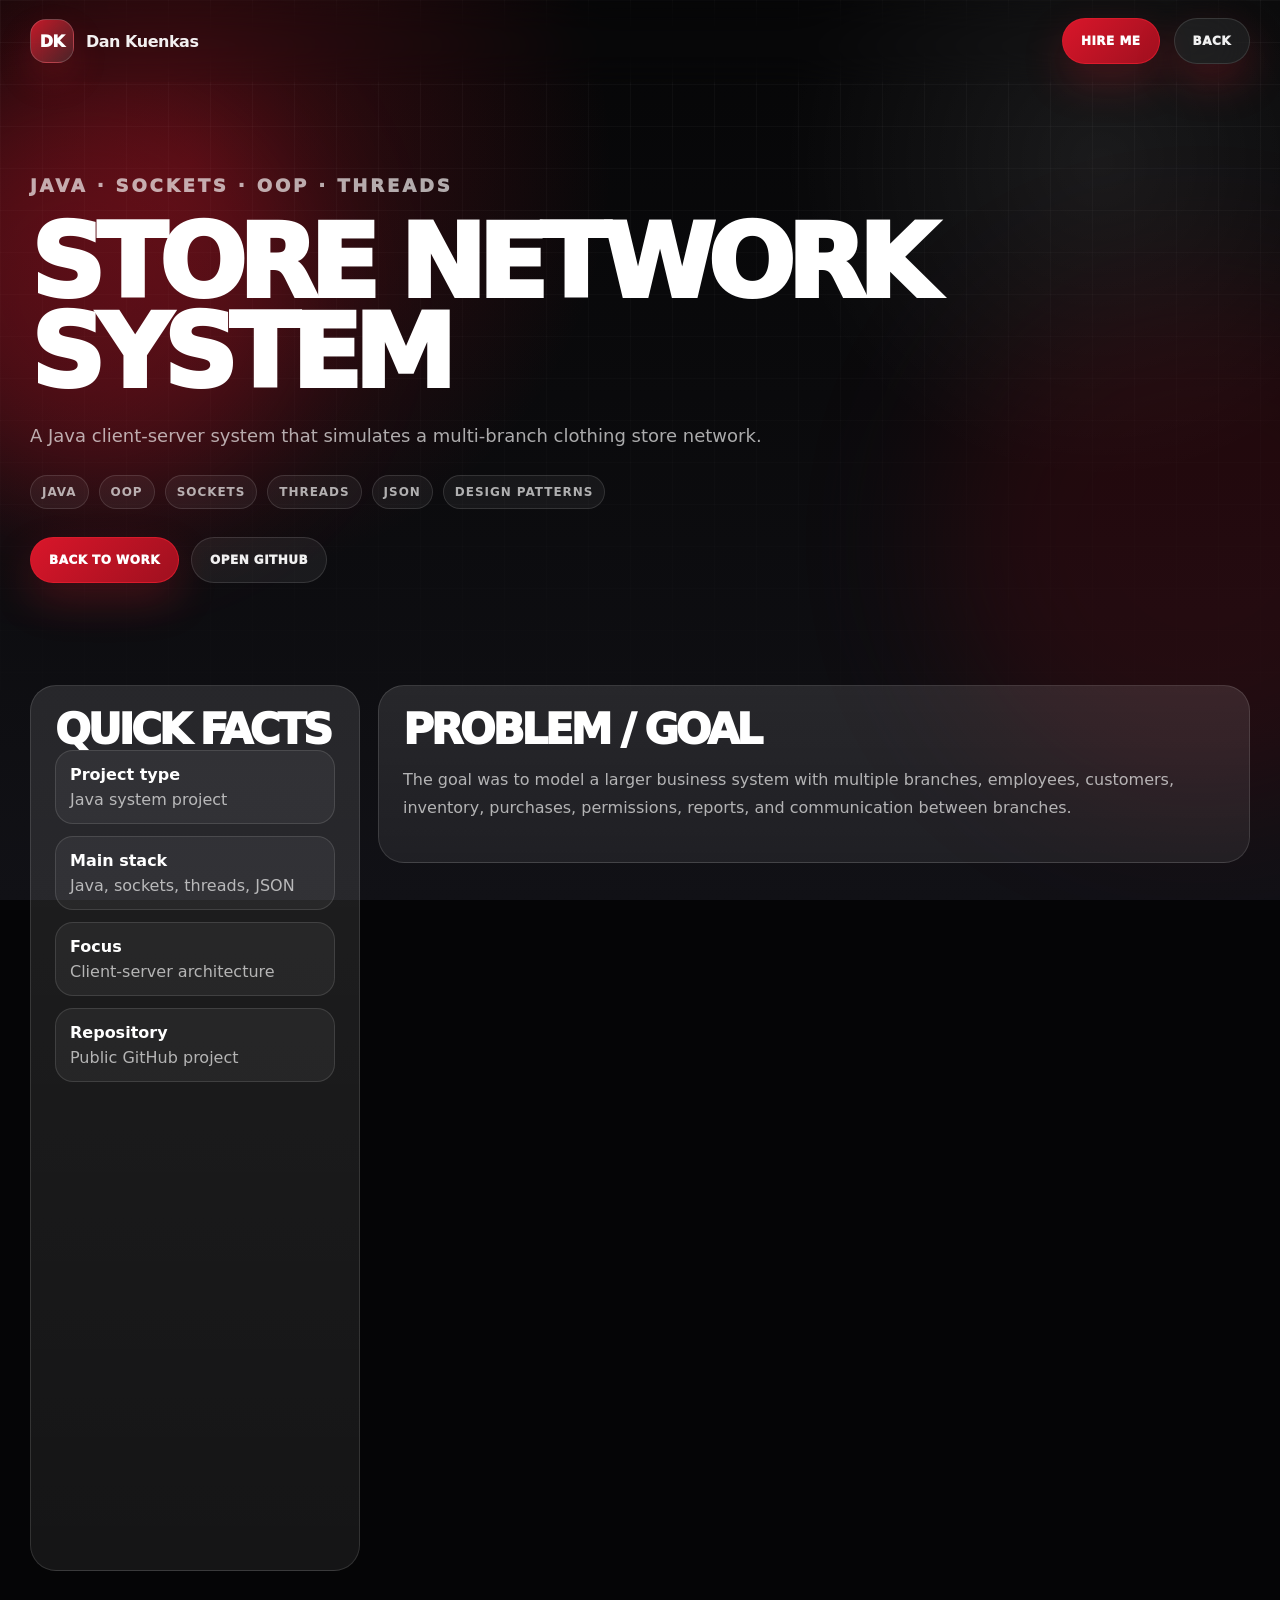
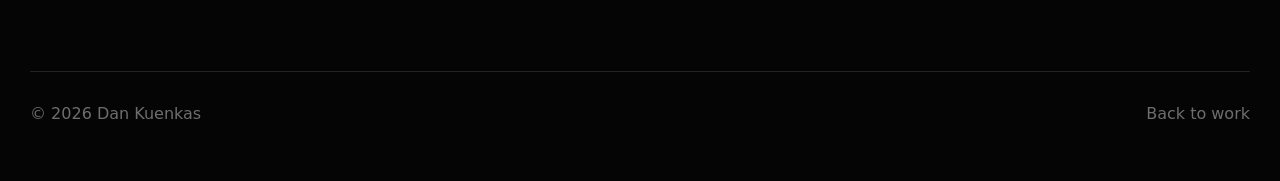
<file: projects/store.html>
<!DOCTYPE html>
<html lang="en">
<head>
  <meta charset="UTF-8" />
  <meta name="viewport" content="width=device-width, initial-scale=1.0" />
  <meta name="description" content="Store Network System project by Dan Kuenkas." />
  <meta property="og:title" content="Store Network System | Dan Kuenkas" />
  <meta property="og:description" content="Store Network System project by Dan Kuenkas." />
  <meta property="og:image" content="https://danku2001.github.io/Portfolio/og-preview.png" />
  <title>Store Network System | Dan Kuenkas</title>
  <link rel="stylesheet" href="../styles.css?v=22" />
</head>
<body>
  <div class="cursor-ring" id="cursorRing"></div>
  <div class="scroll-progress" id="scrollProgress"></div>

  <div class="background">
    <div class="bg-grid"></div>
    <div class="bg-scan"></div>
    <div class="bg-orb orb-a"></div>
    <div class="bg-orb orb-b"></div>
  </div>

  <header class="topbar">
    <a class="brand" href="../index.html#top">
      <span class="brand-mark">DK</span>
      <strong>Dan Kuenkas</strong>
    </a>

    <div class="top-actions">
      <a class="hire-button" href="mailto:danku2001@gmail.com?subject=Software%20Development%20Opportunity&body=Hi%20Dan%2C%20I%20came%20across%20your%20portfolio%20and%20would%20like%20to%20connect.">Hire me</a>
      <a class="hire-button small-dark" href="../index.html#projects">Back</a>
    </div>
  </header>

  <main>
    <section class="project-hero">
      <p class="eyebrow reveal">Java · Sockets · OOP · Threads</p>
      <h1 class="reveal delay-1">Store Network System</h1>
      <p class="reveal delay-2">A Java client-server system that simulates a multi-branch clothing store network.</p>

      <div class="tag-row reveal delay-3">
        <span>Java</span>
        <span>OOP</span>
        <span>Sockets</span>
        <span>Threads</span>
        <span>JSON</span>
        <span>Design Patterns</span>
      </div>

      <div class="page-actions reveal delay-3">
        <a class="primary-action" href="../index.html#projects">Back to work</a>
        <a class="secondary-action" href="https://github.com/danku2001/StoreNetworkSystem" target="_blank" rel="noopener noreferrer">Open GitHub</a>
      </div>
    </section>

    <section class="case-layout">
      <aside class="case-card reveal magnetic-card">
        <h2>Quick facts</h2>
        <div class="fact-list">
          <div class="fact">
            <strong>Project type</strong>
            <span>Java system project</span>
          </div>
          <div class="fact">
            <strong>Main stack</strong>
            <span>Java, sockets, threads, JSON</span>
          </div>
          <div class="fact">
            <strong>Focus</strong>
            <span>Client-server architecture</span>
          </div>
          <div class="fact">
            <strong>Repository</strong>
            <span>Public GitHub project</span>
          </div>
        </div>
      </aside>

      <div class="case-stack">
        <article class="case-card reveal magnetic-card">
          <h2>Problem / Goal</h2>
          <p>The goal was to model a larger business system with multiple branches, employees, customers, inventory, purchases, permissions, reports, and communication between branches.</p>
        </article>
        <article class="case-card reveal magnetic-card">
          <h2>Key Features</h2>
          <ul>
            <li>Server that handles multiple clients using threads.</li>
            <li>Console-based client application.</li>
            <li>User authentication and role-based permissions.</li>
            <li>Duplicate login prevention.</li>
            <li>Inventory, employee, customer, and purchase management.</li>
            <li>Reports by branch, product, and category.</li>
            <li>Inter-branch chat and communication.</li>
          </ul>
        </article>
        <article class="case-card reveal magnetic-card">
          <h2>Technical Highlights</h2>
          <ul>
            <li>Used Java sockets for client-server communication.</li>
            <li>Applied OOP principles such as inheritance, polymorphism, and interfaces.</li>
            <li>Used design patterns such as Singleton, Strategy, and Observer.</li>
            <li>Handled a larger system structure with multiple responsibilities and entities.</li>
          </ul>
        </article>
        <article class="case-card reveal magnetic-card">
          <h2>What I Learned</h2>
          <p>This project helped me practice Java system design, object-oriented programming, sockets, multithreading, role-based flows, and organizing a larger codebase.</p>
        </article>
      </div>
    </section>
  </main>

  <footer class="footer">
    <span>© <span id="year"></span> Dan Kuenkas</span>
    <a href="../index.html#projects">Back to work</a>
  </footer>

  <script src="../script.js?v=22"></script>
</body>
</html>
</file>
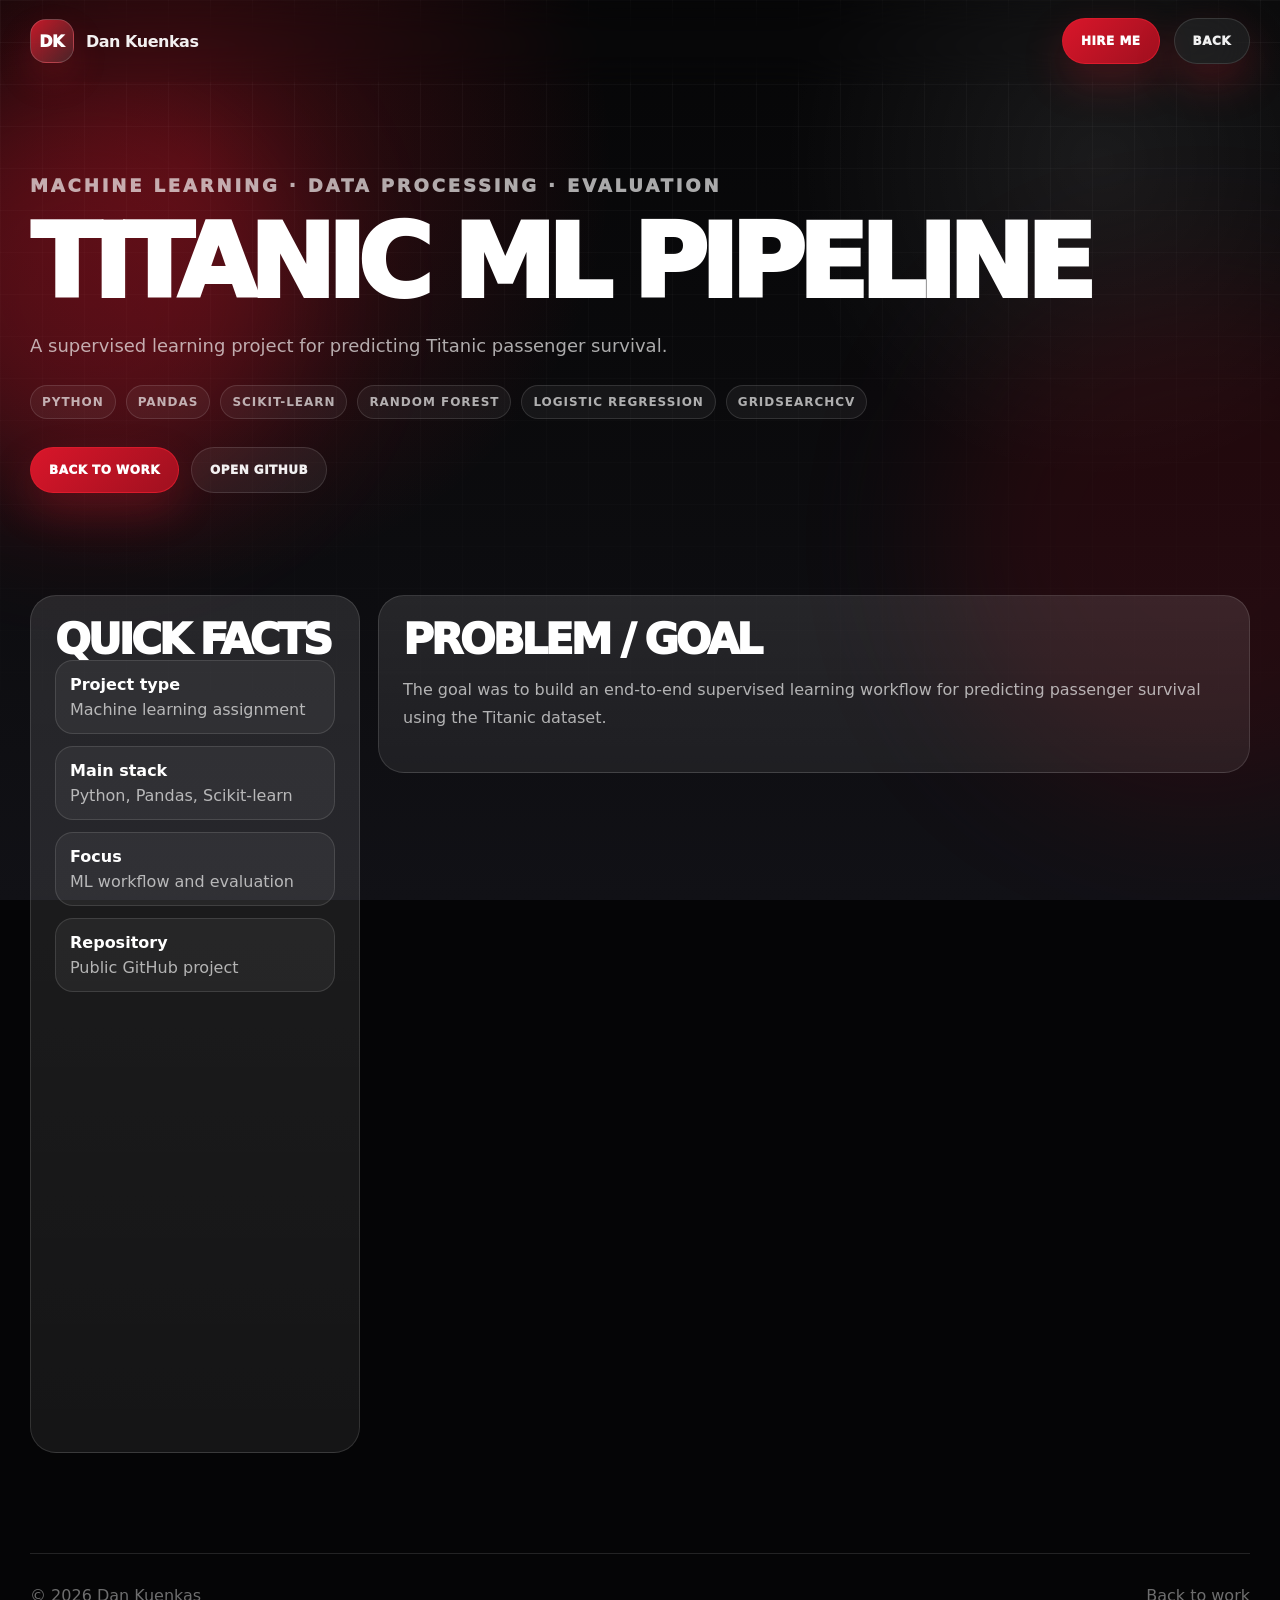
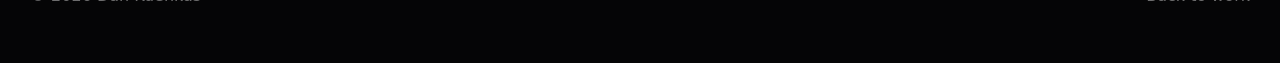
<file: projects/titanic.html>
<!DOCTYPE html>
<html lang="en">
<head>
  <meta charset="UTF-8" />
  <meta name="viewport" content="width=device-width, initial-scale=1.0" />
  <meta name="description" content="Titanic ML Pipeline project by Dan Kuenkas." />
  <meta property="og:title" content="Titanic ML Pipeline | Dan Kuenkas" />
  <meta property="og:description" content="Titanic ML Pipeline project by Dan Kuenkas." />
  <meta property="og:image" content="https://danku2001.github.io/Portfolio/og-preview.png" />
  <title>Titanic ML Pipeline | Dan Kuenkas</title>
  <link rel="stylesheet" href="../styles.css?v=22" />
</head>
<body>
  <div class="cursor-ring" id="cursorRing"></div>
  <div class="scroll-progress" id="scrollProgress"></div>

  <div class="background">
    <div class="bg-grid"></div>
    <div class="bg-scan"></div>
    <div class="bg-orb orb-a"></div>
    <div class="bg-orb orb-b"></div>
  </div>

  <header class="topbar">
    <a class="brand" href="../index.html#top">
      <span class="brand-mark">DK</span>
      <strong>Dan Kuenkas</strong>
    </a>

    <div class="top-actions">
      <a class="hire-button" href="mailto:danku2001@gmail.com?subject=Software%20Development%20Opportunity&body=Hi%20Dan%2C%20I%20came%20across%20your%20portfolio%20and%20would%20like%20to%20connect.">Hire me</a>
      <a class="hire-button small-dark" href="../index.html#projects">Back</a>
    </div>
  </header>

  <main>
    <section class="project-hero">
      <p class="eyebrow reveal">Machine Learning · Data Processing · Evaluation</p>
      <h1 class="reveal delay-1">Titanic ML Pipeline</h1>
      <p class="reveal delay-2">A supervised learning project for predicting Titanic passenger survival.</p>

      <div class="tag-row reveal delay-3">
        <span>Python</span>
        <span>Pandas</span>
        <span>Scikit-learn</span>
        <span>Random Forest</span>
        <span>Logistic Regression</span>
        <span>GridSearchCV</span>
      </div>

      <div class="page-actions reveal delay-3">
        <a class="primary-action" href="../index.html#projects">Back to work</a>
        <a class="secondary-action" href="https://github.com/danku2001/titanic-ml-assignment" target="_blank" rel="noopener noreferrer">Open GitHub</a>
      </div>
    </section>

    <section class="case-layout">
      <aside class="case-card reveal magnetic-card">
        <h2>Quick facts</h2>
        <div class="fact-list">
          <div class="fact">
            <strong>Project type</strong>
            <span>Machine learning assignment</span>
          </div>
          <div class="fact">
            <strong>Main stack</strong>
            <span>Python, Pandas, Scikit-learn</span>
          </div>
          <div class="fact">
            <strong>Focus</strong>
            <span>ML workflow and evaluation</span>
          </div>
          <div class="fact">
            <strong>Repository</strong>
            <span>Public GitHub project</span>
          </div>
        </div>
      </aside>

      <div class="case-stack">
        <article class="case-card reveal magnetic-card">
          <h2>Problem / Goal</h2>
          <p>The goal was to build an end-to-end supervised learning workflow for predicting passenger survival using the Titanic dataset.</p>
        </article>
        <article class="case-card reveal magnetic-card">
          <h2>Key Features</h2>
          <ul>
            <li>Exploratory Data Analysis.</li>
            <li>Missing-value handling.</li>
            <li>Feature engineering, including FamilySize and FarePerPerson.</li>
            <li>Random Forest and Logistic Regression models.</li>
            <li>Hyperparameter tuning with GridSearchCV.</li>
            <li>Evaluation using F1 Score and confusion matrix.</li>
          </ul>
        </article>
        <article class="case-card reveal magnetic-card">
          <h2>Technical Highlights</h2>
          <ul>
            <li>Built a full ML workflow from preprocessing to evaluation.</li>
            <li>Compared multiple models.</li>
            <li>Used feature engineering to improve the dataset representation.</li>
            <li>Evaluated performance using classification metrics.</li>
          </ul>
        </article>
        <article class="case-card reveal magnetic-card">
          <h2>What I Learned</h2>
          <p>This project helped me practice the standard machine learning workflow, including cleaning data, building features, training models, tuning parameters, and interpreting evaluation results.</p>
        </article>
      </div>
    </section>
  </main>

  <footer class="footer">
    <span>© <span id="year"></span> Dan Kuenkas</span>
    <a href="../index.html#projects">Back to work</a>
  </footer>

  <script src="../script.js?v=22"></script>
</body>
</html>
</file>
<file: styles.css>
:root {
  --bg: #050506;
  --bg-2: #0d0d10;
  --white: #ffffff;
  --red: #e11d2e;
  --red-2: #ff3b4e;
  --dark-red: #7f0712;
  --text: rgba(255, 255, 255, 0.94);
  --muted: rgba(255, 255, 255, 0.66);
  --muted-2: rgba(255, 255, 255, 0.42);
  --line: rgba(255, 255, 255, 0.12);
  --line-strong: rgba(255, 255, 255, 0.25);
  --card: rgba(255, 255, 255, 0.065);
  --card-2: rgba(255, 255, 255, 0.105);
  --max: 1220px;
  --sans: Inter, ui-sans-serif, system-ui, -apple-system, BlinkMacSystemFont, "Segoe UI", Arial, sans-serif;
  --display: Impact, Haettenschweiler, "Arial Black", var(--sans);
}

* { box-sizing: border-box; }

html {
  scroll-behavior: smooth;
  scroll-padding-top: 96px;
  overflow-x: hidden;
}

body {
  margin: 0;
  min-height: 100vh;
  color: var(--text);
  background: var(--bg);
  font-family: var(--sans);
  overflow-x: hidden;
}

body.menu-open { overflow: hidden; }

a { color: inherit; text-decoration: none; }
button { font: inherit; }

.loader {
  position: fixed;
  inset: 0;
  z-index: 200;
  display: grid;
  place-items: center;
  align-content: center;
  gap: 16px;
  background: #050506;
  transition: transform 0.8s cubic-bezier(.19, 1, .22, 1), opacity 0.5s ease;
}

.loader span {
  font-family: var(--display);
  font-size: clamp(58px, 10vw, 136px);
  color: var(--white);
  letter-spacing: -0.06em;
  text-shadow: 0 0 40px rgba(225, 29, 46, 0.36);
}

.loader p {
  margin: 0;
  color: var(--muted);
  letter-spacing: 0.16em;
  text-transform: uppercase;
  font-size: 12px;
  font-weight: 900;
}

.loaded .loader {
  transform: translateY(-100%);
  opacity: 0;
  pointer-events: none;
}

.cursor-ring {
  position: fixed;
  z-index: 150;
  width: 26px;
  height: 26px;
  border: 1px solid rgba(255, 59, 78, 0.9);
  border-radius: 999px;
  transform: translate(-50%, -50%);
  pointer-events: none;
  opacity: 0;
  mix-blend-mode: difference;
  transition: width 0.18s ease, height 0.18s ease, opacity 0.18s ease;
}

.scroll-progress {
  position: fixed;
  inset: 0 auto auto 0;
  z-index: 120;
  height: 4px;
  width: 0%;
  background: linear-gradient(90deg, var(--red), var(--white), var(--red-2));
  box-shadow: 0 0 22px rgba(225, 29, 46, 0.7);
}

.background {
  position: fixed;
  inset: 0;
  z-index: -3;
  overflow: hidden;
  background:
    radial-gradient(circle at 15% 18%, rgba(225, 29, 46, 0.24), transparent 32%),
    radial-gradient(circle at 86% 18%, rgba(255, 255, 255, 0.08), transparent 24%),
    linear-gradient(180deg, #060607 0%, #0a0a0c 44%, #111116 100%);
}

.bg-grid {
  position: absolute;
  inset: 0;
  background:
    linear-gradient(rgba(255,255,255,0.035) 1px, transparent 1px),
    linear-gradient(90deg, rgba(255,255,255,0.035) 1px, transparent 1px);
  background-size: 42px 42px;
  mask-image: linear-gradient(to bottom, black, transparent 92%);
}

.bg-scan {
  position: absolute;
  inset: -100% 0 auto;
  height: 100%;
  background: linear-gradient(180deg, transparent, rgba(225,29,46,.08), transparent);
  animation: scan 6s linear infinite;
}

@keyframes scan {
  to { transform: translateY(220%); }
}

.bg-orb {
  position: absolute;
  border-radius: 999px;
  filter: blur(70px);
  opacity: 0.28;
  animation: drift 12s ease-in-out infinite alternate;
}

.orb-a {
  width: 420px;
  height: 420px;
  background: var(--red);
  left: -120px;
  top: 80px;
}

.orb-b {
  width: 520px;
  height: 520px;
  background: var(--dark-red);
  right: -180px;
  top: 280px;
  animation-delay: 2s;
}

@keyframes drift {
  to { transform: translate3d(48px, 34px, 0) scale(1.05); }
}

.topbar {
  position: sticky;
  top: 0;
  z-index: 90;
  width: min(var(--max), calc(100% - 38px));
  height: 82px;
  margin: 0 auto;
  display: flex;
  align-items: center;
  justify-content: space-between;
  backdrop-filter: blur(18px);
}

.brand {
  display: inline-flex;
  align-items: center;
  gap: 12px;
  font-weight: 950;
  letter-spacing: -0.03em;
}

.brand span,
.brand-mark {
  display: grid;
  place-items: center;
  width: 44px;
  height: 44px;
  border: 1px solid rgba(255,255,255,0.16);
  border-radius: 16px;
  color: var(--white);
  background: linear-gradient(135deg, rgba(225,29,46,0.85), rgba(255,255,255,0.1));
  box-shadow: 0 16px 34px rgba(225, 29, 46, 0.18);
}

.quick-nav {
  display: flex;
  gap: 6px;
  padding: 7px;
  border: 1px solid var(--line);
  border-radius: 999px;
  background: rgba(255,255,255,.04);
}

.quick-nav a {
  padding: 9px 12px;
  border-radius: 999px;
  color: var(--muted);
  font-size: 13px;
  font-weight: 800;
  transition: .2s ease;
}

.quick-nav a:hover {
  color: white;
  background: rgba(225,29,46,.18);
}

.top-actions {
  display: inline-flex;
  align-items: center;
  gap: 14px;
}

.hire-btn,
.hire-button,
.main-cta,
.play-cta,
.ghost-cta,
.menu-btn,
.menu-button,
.secondary-action,
.primary-action,
.small-dark {
  min-height: 46px;
  display: inline-flex;
  align-items: center;
  justify-content: center;
  border-radius: 999px;
  padding: 0 18px;
  font-weight: 950;
  letter-spacing: 0.04em;
  text-transform: uppercase;
  font-size: 12px;
  transition: transform 0.2s ease, box-shadow 0.2s ease, border-color 0.2s ease, background 0.2s ease;
}

.hire-btn,
.hire-button,
.main-cta,
.primary-action {
  color: white;
  border: 1px solid rgba(225,29,46,0.82);
  background: linear-gradient(135deg, var(--red), #9f101f);
  box-shadow: 0 18px 42px rgba(225, 29, 46, 0.24);
}

.play-cta {
  color: #09090a;
  border: 1px solid rgba(255,255,255,0.9);
  background: white;
  box-shadow: 0 18px 42px rgba(255,255,255,0.14);
}

.ghost-cta,
.secondary-action,
.menu-btn,
.menu-button,
.small-dark {
  color: var(--text);
  border: 1px solid var(--line);
  background: rgba(255,255,255,0.06);
}

.hire-btn:hover,
.hire-button:hover,
.main-cta:hover,
.play-cta:hover,
.ghost-cta:hover,
.secondary-action:hover,
.menu-btn:hover,
.menu-button:hover {
  transform: translateY(-3px);
  box-shadow: 0 20px 46px rgba(225, 29, 46, 0.22);
  border-color: rgba(255,255,255,0.34);
}

.menu-btn,
.menu-button {
  gap: 10px;
  border: none;
  cursor: pointer;
}

.menu-btn span,
.menu-button span:first-child {
  width: 12px;
  height: 12px;
  border-radius: 99px;
  background: var(--red);
  box-shadow: 0 0 22px rgba(225, 29, 46, 0.85);
}

.menu-overlay {
  position: fixed;
  inset: 0;
  z-index: 130;
  background:
    radial-gradient(circle at 15% 18%, rgba(225,29,46,0.22), transparent 32%),
    #08080a;
  transform: translateY(-100%);
  opacity: 0;
  pointer-events: none;
  transition: transform 0.65s cubic-bezier(.19, 1, .22, 1), opacity 0.35s ease;
}

.menu-open .menu-overlay {
  transform: translateY(0);
  opacity: 1;
  pointer-events: auto;
}

.menu-shell,
.menu-panel {
  width: min(var(--max), calc(100% - 38px));
  min-height: 100vh;
  margin: 0 auto;
  padding: 30px 0 38px;
  display: flex;
  flex-direction: column;
}

.menu-top,
.menu-footer,
.menu-socials {
  display: flex;
  align-items: center;
  justify-content: space-between;
  color: var(--muted);
  letter-spacing: 0.15em;
  text-transform: uppercase;
  font-size: 12px;
  font-weight: 950;
}

.menu-top button {
  border: 0;
  background: transparent;
  color: var(--text);
  cursor: pointer;
  font-weight: 950;
  text-transform: uppercase;
  letter-spacing: 0.15em;
}

.menu-list,
.menu-nav {
  display: grid;
  gap: 4px;
  margin: auto 0;
}

.menu-list a,
.menu-nav a {
  width: fit-content;
  position: relative;
  font-family: var(--display);
  font-size: clamp(54px, 12vw, 150px);
  line-height: 0.88;
  letter-spacing: -0.085em;
  color: var(--white);
  transition: transform 0.22s ease, color 0.22s ease;
}

.menu-list a span,
.menu-nav a::before {
  color: var(--red);
  font-family: var(--sans);
  font-size: 12px;
  letter-spacing: 0.12em;
  margin-right: 16px;
}

.menu-list a:hover,
.menu-nav a:hover {
  transform: translateX(24px);
  color: var(--red-2);
}

.menu-footer,
.menu-socials {
  justify-content: flex-start;
  gap: 12px;
  flex-wrap: wrap;
}

.menu-footer a,
.menu-socials a {
  border: 1px solid var(--line);
  border-radius: 999px;
  padding: 10px 13px;
  background: rgba(255,255,255,0.06);
}

.hero {
  position: relative;
  width: min(var(--max), calc(100% - 38px));
  min-height: calc(100vh - 82px);
  margin: 0 auto;
  padding: 52px 0 84px;
  display: grid;
  grid-template-columns: minmax(0, 1fr) minmax(300px, 440px);
  gap: 48px;
  align-items: center;
}

.eyebrow {
  margin: 0 0 16px;
  color: var(--red-2);
  font-size: 12px;
  line-height: 1.4;
  letter-spacing: 0.16em;
  text-transform: uppercase;
  font-weight: 950;
}

.mega-title,
.hero-title {
  margin: 0 0 22px;
  max-width: 850px;
  font-family: var(--display);
  font-size: clamp(58px, 8.2vw, 118px);
  line-height: 0.9;
  letter-spacing: -0.065em;
  color: var(--white);
  text-transform: uppercase;
  text-wrap: balance;
}

.hero-text {
  max-width: 660px;
  margin: 0;
  color: var(--muted);
  font-size: 18px;
  line-height: 1.75;
}

.hero-actions,
.contact-actions {
  display: flex;
  gap: 12px;
  flex-wrap: wrap;
  margin-top: 30px;
}

.portrait-panel {
  position: relative;
  min-height: 520px;
  border: 1px solid rgba(255,255,255,0.13);
  border-radius: 32px;
  display: grid;
  place-items: center;
  overflow: hidden;
  background:
    radial-gradient(circle at 50% 15%, rgba(225,29,46,0.24), transparent 36%),
    linear-gradient(180deg, rgba(255,255,255,0.1), rgba(255,255,255,0.035));
  box-shadow: 0 34px 90px rgba(0,0,0,0.4);
}

.portrait-label {
  position: absolute;
  left: 22px;
  top: 22px;
  z-index: 2;
  color: var(--muted);
  font-size: 11px;
  letter-spacing: .14em;
  text-transform: uppercase;
}

.portrait-stats {
  position: absolute;
  left: 22px;
  bottom: 20px;
  right: 22px;
  z-index: 2;
  display: flex;
  gap: 8px;
  flex-wrap: wrap;
}

.portrait-stats span {
  color: var(--muted);
  border: 1px solid var(--line);
  border-radius: 999px;
  padding: 7px 10px;
  background: rgba(0,0,0,.22);
  font-size: 11px;
  letter-spacing: .12em;
  text-transform: uppercase;
}

.line-portrait {
  position: relative;
  z-index: 2;
  width: min(96%, 390px);
  filter: drop-shadow(0 18px 30px rgba(225,29,46,0.16));
}

.p-line {
  fill: none;
  stroke: url(#strokeRed);
  stroke-width: 4;
  stroke-linecap: round;
  stroke-linejoin: round;
  opacity: 0.94;
}

.p-line.heavy { stroke-width: 6; }
.p-line.soft { opacity: 0.6; }
.p-line.red,
.p-line.accent { stroke: var(--red-2); }
.p-line.glasses { stroke: #ffffff; }
.p-line.beard { stroke: rgba(255,255,255,0.58); }
.p-line.shirt { stroke: rgba(255,255,255,0.7); }

.hair-fill {
  fill: rgba(255,255,255,0.08);
  stroke: rgba(255,255,255,0.82);
  stroke-width: 3;
  stroke-linejoin: round;
}

.eye-white {
  fill: rgba(255,255,255,0.92);
  stroke: rgba(255,255,255,0.95);
  stroke-width: 2;
}

.pupil {
  fill: var(--red);
  filter: drop-shadow(0 0 10px rgba(225,29,46,0.75));
  transition: cx 0.06s linear, cy 0.06s linear;
}

.scroll-hint {
  position: absolute;
  left: 0;
  bottom: 28px;
  display: inline-flex;
  align-items: center;
  gap: 10px;
  color: var(--muted-2);
  font-size: 12px;
  letter-spacing: 0.16em;
  text-transform: uppercase;
  font-weight: 950;
}

.scroll-hint span {
  width: 42px;
  height: 1px;
  background: var(--line-strong);
  animation: scrollLine 1.2s ease-in-out infinite alternate;
}

@keyframes scrollLine {
  to { width: 70px; background: var(--red); }
}

.ticker {
  overflow: hidden;
  border-block: 1px solid var(--line);
  background: rgba(255,255,255,0.035);
}

.ticker-track {
  width: max-content;
  display: flex;
  gap: 42px;
  padding: 18px 0;
  animation: marquee 24s linear infinite;
}

.ticker-track span {
  color: var(--muted);
  font-size: 12px;
  font-weight: 950;
  letter-spacing: 0.17em;
  text-transform: uppercase;
}

@keyframes marquee {
  to { transform: translateX(-50%); }
}

.section {
  position: relative;
  width: min(var(--max), calc(100% - 38px));
  margin: 0 auto;
  padding: 112px 0;
  border-top: 1px solid var(--line);
}

.section-heading {
  max-width: 960px;
  margin-bottom: 46px;
}

h2 {
  margin: 0;
  font-family: var(--display);
  font-size: clamp(48px, 7.2vw, 100px);
  line-height: 0.88;
  letter-spacing: -0.065em;
  color: var(--white);
  text-transform: uppercase;
  text-wrap: balance;
}

.project-grid {
  display: grid;
  grid-template-columns: repeat(4, minmax(0, 1fr));
  gap: 16px;
}

.project-card,
.mini-card,
.skills-grid article,
.contact-card,
.game-panel {
  border: 1px solid var(--line);
  background: linear-gradient(180deg, var(--card-2), var(--card));
  border-radius: 28px;
  padding: 22px;
  transition: transform .22s ease, border-color .22s ease, background .22s ease;
}

.project-card {
  min-height: 270px;
  display: flex;
  flex-direction: column;
  overflow: hidden;
}

.project-card.featured {
  grid-column: span 2;
}

.project-card.game-card {
  background:
    radial-gradient(circle at 10% 0, rgba(225,29,46,.32), transparent 44%),
    linear-gradient(180deg, var(--card-2), var(--card));
}

.project-card:hover,
.mini-card:hover,
.skills-grid article:hover,
.contact-card:hover,
.game-panel:hover {
  transform: translateY(-6px);
  border-color: rgba(225,29,46,.42);
  background: linear-gradient(180deg, rgba(225,29,46,.14), rgba(255,255,255,.055));
}

.project-card span {
  color: var(--red-2);
  font-size: 12px;
  font-weight: 950;
  letter-spacing: .14em;
  text-transform: uppercase;
}

.project-card h3 {
  margin: 38px 0 12px;
  font-family: var(--display);
  font-size: clamp(26px, 3vw, 42px);
  line-height: .94;
  letter-spacing: -.055em;
  text-transform: uppercase;
}

.project-card p {
  margin: 0;
  color: var(--muted);
  line-height: 1.65;
}

.project-card b {
  margin-top: auto;
  color: var(--muted-2);
  font-size: 12px;
  letter-spacing: .14em;
  text-transform: uppercase;
}

.split {
  display: grid;
  grid-template-columns: minmax(0, .9fr) minmax(330px, 1.1fr);
  gap: 54px;
  align-items: start;
}

.content {
  color: var(--muted);
  font-size: 16px;
  line-height: 1.78;
}

.big-copy {
  margin-top: 0;
  color: rgba(255,255,255,.78);
  font-size: 20px;
  line-height: 1.72;
}

.focus-grid,
.skills-grid {
  display: grid;
  gap: 16px;
  margin-top: 34px;
}

.focus-grid {
  grid-template-columns: repeat(3, minmax(0, 1fr));
}

.mini-card h3,
.skills-grid h3 {
  margin: 0 0 12px;
  color: var(--white);
}

.mini-card p,
.skills-grid p {
  margin: 0;
  color: var(--muted);
  line-height: 1.7;
}

.timeline {
  display: grid;
  border-top: 1px solid var(--line);
}

.timeline article {
  display: grid;
  grid-template-columns: 180px minmax(0, 1fr);
  gap: 28px;
  padding: 32px 0;
  border-bottom: 1px solid var(--line);
}

.timeline article > span {
  color: var(--red-2);
  font-size: 12px;
  letter-spacing: 0.14em;
  font-weight: 950;
  text-transform: uppercase;
}

.timeline h3 {
  margin: 0 0 12px;
  color: var(--white);
  font-size: 24px;
}

.timeline p,
.timeline li {
  color: var(--muted);
  line-height: 1.75;
}

.timeline ul { margin: 0; padding-left: 18px; }

.tag-cloud {
  display: flex;
  flex-wrap: wrap;
  gap: 12px;
  margin-top: 30px;
}

.tag-cloud span {
  border: 1px solid var(--line);
  border-radius: 999px;
  padding: 13px 15px;
  color: var(--muted);
  background: rgba(255,255,255,0.05);
  font-weight: 950;
  font-size: 12px;
  letter-spacing: 0.08em;
  text-transform: uppercase;
}

.skills-grid {
  grid-template-columns: repeat(4, minmax(0, 1fr));
}

.contact {
  width: min(var(--max), calc(100% - 38px));
  margin: 0 auto;
  padding: 112px 0 70px;
}

.contact-card {
  padding: clamp(28px, 6vw, 64px);
  background:
    radial-gradient(circle at 0 0, rgba(225,29,46,0.22), transparent 40%),
    linear-gradient(180deg, rgba(255,255,255,0.1), rgba(255,255,255,0.045));
}

.contact-card h2 { max-width: 860px; }
.contact-card p {
  max-width: 760px;
  color: var(--muted);
  font-size: 18px;
  line-height: 1.75;
}


.confetti-canvas {
  position: fixed;
  inset: 0;
  z-index: 140;
  pointer-events: none;
}

.game-page {
  width: min(var(--max), calc(100% - 38px));
  margin: 0 auto;
  padding-bottom: 80px;
}

.game-hero {
  padding: 72px 0 30px;
}

.game-shell {
  display: grid;
  place-items: center;
}

.game-panel {
  width: min(720px, 100%);
  padding: 28px;
  background:
    radial-gradient(circle at 100% 0, rgba(225,29,46,.24), transparent 40%),
    linear-gradient(180deg, var(--card-2), var(--card));
}

.game-top {
  display: flex;
  align-items: start;
  justify-content: space-between;
  gap: 18px;
  margin-bottom: 22px;
}

.game-top h2 {
  font-size: clamp(44px, 7vw, 78px);
}

.scoreboard {
  display: grid;
  grid-template-columns: repeat(3, 1fr);
  gap: 12px;
  margin-bottom: 18px;
}

.scoreboard div {
  border: 1px solid var(--line);
  border-radius: 18px;
  padding: 14px;
  background: rgba(255,255,255,.05);
}

.scoreboard span {
  display: block;
  color: var(--muted);
  font-size: 12px;
  text-transform: uppercase;
  letter-spacing: .12em;
  font-weight: 900;
}

.scoreboard strong {
  display: block;
  margin-top: 6px;
  font-size: 34px;
  color: white;
}

.game-status,
.game-message {
  color: var(--muted);
  line-height: 1.6;
  margin: 14px 0;
}

.game-message span {
  color: var(--red-2);
  font-weight: 950;
}

.board {
  display: grid;
  grid-template-columns: repeat(3, 1fr);
  gap: 12px;
  margin-top: 18px;
}

.cell {
  aspect-ratio: 1;
  border: 1px solid var(--line);
  border-radius: 22px;
  background:
    radial-gradient(circle at 30% 20%, rgba(225,29,46,.15), transparent 42%),
    rgba(255,255,255,.055);
  color: white;
  font-family: var(--display);
  font-size: clamp(52px, 12vw, 96px);
  line-height: 1;
  cursor: pointer;
  transition: transform .16s ease, border-color .16s ease, background .16s ease, box-shadow .16s ease;
}

.cell:hover:not(:disabled) {
  transform: translateY(-4px) scale(1.02);
  border-color: rgba(225,29,46,.6);
  box-shadow: 0 18px 42px rgba(225,29,46,.16);
}

.cell:disabled {
  cursor: default;
}

.cell.x {
  color: white;
  text-shadow: 0 0 24px rgba(255,255,255,.25);
}

.cell.o {
  color: var(--red-2);
  text-shadow: 0 0 24px rgba(225,29,46,.58);
}

.cell.winning {
  background: rgba(225,29,46,.32);
  border-color: rgba(255,255,255,.5);
  box-shadow: 0 0 40px rgba(225,29,46,.45);
}

.footer {
  width: min(var(--max), calc(100% - 38px));
  margin: 0 auto;
  padding: 32px 0 58px;
  color: var(--muted-2);
  border-top: 1px solid var(--line);
  display: flex;
  justify-content: space-between;
  flex-wrap: wrap;
  gap: 18px;
}

.reveal {
  opacity: 1;
  transform: none;
}

.js .reveal {
  opacity: 0;
  transform: translateY(42px) scale(.98);
  filter: blur(10px);
  transition: opacity .85s ease, transform .85s cubic-bezier(.19, 1, .22, 1), filter .85s ease;
}

.js .reveal.is-visible {
  opacity: 1;
  transform: translateY(0) scale(1);
  filter: blur(0);
}

.delay-1 { transition-delay: .08s; }
.delay-2 { transition-delay: .16s; }
.delay-3 { transition-delay: .24s; }

.power-scene {
  transform: translateY(var(--scene-y, 0));
  transition: transform .08s linear;
}


.project-hero {
  width: min(var(--max), calc(100% - 38px));
  margin: 0 auto;
  padding: 88px 0 60px;
}

.project-hero h1 {
  margin: 0 0 22px;
  font-family: var(--display);
  font-size: clamp(54px, 8vw, 110px);
  line-height: .88;
  letter-spacing: -.065em;
  color: var(--white);
  text-transform: uppercase;
}

.project-hero p {
  max-width: 780px;
  color: var(--muted);
  font-size: 18px;
  line-height: 1.75;
}

.tag-row {
  display: flex;
  flex-wrap: wrap;
  gap: 10px;
  margin-top: 24px;
}

.tag-row span {
  border: 1px solid var(--line);
  border-radius: 999px;
  padding: 9px 11px;
  color: var(--muted);
  background: rgba(255,255,255,.05);
  font-weight: 900;
  font-size: 12px;
  letter-spacing: .08em;
  text-transform: uppercase;
}

.page-actions {
  display: flex;
  gap: 12px;
  flex-wrap: wrap;
  margin-top: 28px;
}

.case-layout {
  width: min(var(--max), calc(100% - 38px));
  margin: 0 auto;
  padding: 42px 0 100px;
  display: grid;
  grid-template-columns: 330px minmax(0, 1fr);
  gap: 18px;
}

.case-card {
  border: 1px solid var(--line);
  background: linear-gradient(180deg, var(--card-2), var(--card));
  border-radius: 26px;
  padding: 24px;
}

.case-card h2 {
  font-family: var(--display);
  font-size: 42px;
  line-height: .95;
  letter-spacing: -.055em;
  color: var(--white);
  text-transform: uppercase;
}

.case-card p,
.case-card li {
  color: var(--muted);
  line-height: 1.75;
}

.case-card ul { margin: 0; padding-left: 18px; }

.fact-list {
  display: grid;
  gap: 12px;
}

.fact {
  border: 1px solid var(--line);
  border-radius: 18px;
  padding: 14px;
  background: rgba(255,255,255,.05);
}

.fact strong {
  display: block;
  margin-bottom: 6px;
  color: var(--white);
}

.fact span { color: var(--muted); }
.case-stack { display: grid; gap: 14px; }

@media (max-width: 1040px) {
  .hero,
  .split,
  .case-layout {
    grid-template-columns: 1fr;
  }

  .project-grid,
  .skills-grid {
    grid-template-columns: repeat(2, minmax(0, 1fr));
  }

  .project-card.featured {
    grid-column: span 1;
  }

  .focus-grid {
    grid-template-columns: 1fr;
  }

  .quick-nav {
    display: none;
  }

  .scroll-hint {
    display: none;
  }
}

@media (max-width: 680px) {
  .topbar,
  .hero,
  .section,
  .contact,
  .footer,
  .game-page,
  .project-hero,
  .case-layout {
    width: min(100% - 28px, var(--max));
  }

  .brand strong {
    display: none;
  }

  .top-actions { gap: 10px; }

  .hire-btn,
  .hire-button,
  .menu-btn,
  .menu-button,
  .small-dark {
    min-height: 40px;
    padding: 0 12px;
    font-size: 11px;
  }

  .hero { min-height: auto; padding-top: 38px; }

  .mega-title,
  .hero-title {
    font-size: clamp(52px, 16vw, 78px);
  }

  h2 {
    font-size: clamp(46px, 13vw, 70px);
  }

  .hero-text,
  .big-copy,
  .contact-card p {
    font-size: 16px;
  }

  .portrait-panel { min-height: 430px; }

  .project-grid,
  .skills-grid,
  .scoreboard {
    grid-template-columns: 1fr;
  }

  .timeline article {
    grid-template-columns: 1fr;
    gap: 10px;
  }

  .main-cta,
  .play-cta,
  .ghost-cta,
  .secondary-action,
  .primary-action,
  .contact-actions a {
    width: 100%;
  }

  .menu-list a,
  .menu-nav a {
    font-size: clamp(54px, 18vw, 84px);
  }

  .cursor-ring {
    display: none;
  }
}

@media (prefers-reduced-motion: reduce) {
  html { scroll-behavior: auto; }
  *,
  *::before,
  *::after {
    animation: none !important;
    transition: none !important;
  }
  .js .reveal {
    opacity: 1;
    transform: none;
    filter: none;
  }
}


.premium-portrait {
  background:
    radial-gradient(circle at 50% 18%, rgba(225,29,46,0.26), transparent 34%),
    radial-gradient(circle at 82% 82%, rgba(255,255,255,0.1), transparent 34%),
    linear-gradient(180deg, rgba(255,255,255,0.11), rgba(255,255,255,0.035));
}

.portrait-halo {
  position: absolute;
  width: 280px;
  height: 280px;
  border-radius: 999px;
  background: radial-gradient(circle, rgba(225,29,46,0.2), transparent 64%);
  filter: blur(4px);
  animation: haloPulse 3.2s ease-in-out infinite alternate;
}

@keyframes haloPulse {
  to {
    transform: scale(1.08);
    opacity: 0.72;
  }
}

.face-fill {
  fill: rgba(255,255,255,0.035);
  stroke: none;
}

.p-line.brow {
  stroke: rgba(255,255,255,0.78);
  stroke-width: 5;
}

.p-line.smile {
  stroke: #ff3b4e;
  stroke-width: 5;
}

.p-line.beard-soft {
  stroke: rgba(255,255,255,0.42);
}

.game-panel {
  transform: none !important;
  transition: border-color .22s ease, background .22s ease, box-shadow .22s ease !important;
}

.game-panel:hover {
  transform: none !important;
}

.board,
.cell,
.game-status,
.game-message,
.scoreboard {
  transform: none !important;
}

.cell:hover:not(:disabled) {
  transform: scale(1.015);
}

body[data-page="play"] .cursor-ring {
  display: none;
}

body[data-page="play"] .magnetic-card {
  transform: none !important;
}



:root {
  --red: #d9162a;
  --red-2: #ff3348;
  --dark-red: #5f0710;
}

.mega-title,
.hero-title,
h2,
.project-card h3,
.case-card h2,
.project-hero h1,
.menu-list a,
.menu-nav a {
  font-family: Inter, ui-sans-serif, system-ui, -apple-system, BlinkMacSystemFont, "Segoe UI", Arial, sans-serif;
  font-weight: 950;
  letter-spacing: -0.075em;
}

.mega-title,
.hero-title {
  max-width: 860px;
  font-size: clamp(54px, 7.6vw, 102px);
  line-height: 0.96;
}

h2 {
  font-size: clamp(44px, 6.4vw, 82px);
  line-height: 0.94;
}

.hero {
  gap: 62px;
}

.hero-text {
  max-width: 690px;
  color: rgba(255, 255, 255, 0.72);
}

.play-cta {
  display: none;
}

.project-grid {
  grid-template-columns: repeat(3, minmax(0, 1fr));
}

.project-card.featured {
  grid-column: span 1;
}

.project-card {
  min-height: 250px;
}

.portrait-panel {
  min-height: 500px;
  border-radius: 36px;
  background:
    radial-gradient(circle at 50% 20%, rgba(217, 22, 42, 0.20), transparent 34%),
    radial-gradient(circle at 82% 78%, rgba(255, 255, 255, 0.08), transparent 34%),
    linear-gradient(180deg, rgba(255,255,255,0.10), rgba(255,255,255,0.035));
}

.portrait-panel::before {
  content: "";
  position: absolute;
  inset: 18px;
  border: 1px solid rgba(255, 255, 255, 0.10);
  border-radius: 26px;
  pointer-events: none;
}

.portrait-label,
.portrait-stats,
.portrait-note {
  display: none !important;
}

.line-portrait {
  width: min(94%, 370px);
  opacity: 0.95;
}

.pupil {
  transition: none !important;
}

.p-line {
  stroke-width: 3.5;
}

.p-line.heavy {
  stroke-width: 5;
}

.p-line.glasses {
  stroke: rgba(255, 255, 255, 0.82);
}

.p-line.smile,
.p-line.red {
  stroke: #ff3348;
  stroke-width: 4;
}

.hair-fill {
  fill: rgba(255, 255, 255, 0.075);
}

.footer-actions {
  display: inline-flex;
  align-items: center;
  gap: 16px;
}

.egg-trigger {
  width: 12px;
  height: 12px;
  border: 1px solid rgba(255, 51, 72, 0.72);
  border-radius: 999px;
  padding: 0;
  background: rgba(255, 51, 72, 0.15);
  cursor: pointer;
  box-shadow: 0 0 18px rgba(255, 51, 72, 0.22);
  transition: transform .2s ease, background .2s ease, box-shadow .2s ease;
}

.egg-trigger:hover {
  transform: scale(1.5);
  background: rgba(255, 51, 72, 0.55);
  box-shadow: 0 0 26px rgba(255, 51, 72, 0.55);
}

.egg-panel {
  position: fixed;
  inset: 0;
  z-index: 160;
  display: grid;
  place-items: center;
  padding: 22px;
  background: rgba(0, 0, 0, 0.72);
  backdrop-filter: blur(16px);
  opacity: 0;
  pointer-events: none;
  transition: opacity .25s ease;
}

.egg-panel.is-open {
  opacity: 1;
  pointer-events: auto;
}

.egg-card {
  width: min(620px, 100%);
  border: 1px solid var(--line);
  border-radius: 30px;
  padding: clamp(24px, 5vw, 42px);
  background:
    radial-gradient(circle at 0 0, rgba(217, 22, 42, 0.28), transparent 42%),
    linear-gradient(180deg, rgba(255,255,255,0.13), rgba(255,255,255,0.055));
  box-shadow: 0 34px 100px rgba(0,0,0,.55);
}

.egg-card h2 {
  margin-bottom: 16px;
  font-size: clamp(36px, 6vw, 64px);
}

.egg-card p {
  color: var(--muted);
  line-height: 1.75;
}

.egg-actions {
  display: flex;
  gap: 12px;
  flex-wrap: wrap;
  margin-top: 24px;
}

.game-panel {
  transform: none !important;
  transition: border-color .22s ease, background .22s ease, box-shadow .22s ease !important;
}

.game-panel:hover {
  transform: none !important;
}

body[data-page="play"] .cursor-ring {
  display: none !important;
}

body[data-page="play"] .magnetic-card {
  transform: none !important;
}

.cell:hover:not(:disabled) {
  transform: scale(1.012) !important;
}

@media (max-width: 1040px) {
  .project-grid {
    grid-template-columns: repeat(2, minmax(0, 1fr));
  }
}

@media (max-width: 680px) {
  .project-grid {
    grid-template-columns: 1fr;
  }

  .mega-title,
  .hero-title {
    font-size: clamp(48px, 14vw, 70px);
  }

  .portrait-panel {
    min-height: 410px;
  }

  .egg-actions a,
  .egg-actions button {
    width: 100%;
  }
}


.hero-proof {
  display: flex;
  flex-wrap: wrap;
  gap: 10px;
  margin-top: 24px;
}

.hero-proof span,
.stack-row em,
.project-links a,
.project-links span {
  display: inline-flex;
  align-items: center;
  width: fit-content;
  border: 1px solid var(--line);
  border-radius: 999px;
  padding: 8px 10px;
  color: var(--muted);
  background: rgba(255,255,255,0.05);
  font-size: 11px;
  font-style: normal;
  font-weight: 950;
  letter-spacing: 0.08em;
  text-transform: uppercase;
}

.mega-title,
.hero-title {
  max-width: 900px;
  font-size: clamp(48px, 7vw, 92px);
  line-height: 0.98;
}

.hero-text {
  max-width: 740px;
}

.project-card {
  min-height: 285px;
}

.project-main-link {
  display: flex;
  min-height: 100%;
  flex-direction: column;
}

.project-card h3 {
  margin: 30px 0 12px;
  font-size: clamp(25px, 3vw, 38px);
  line-height: .98;
}

.stack-row {
  display: flex;
  flex-wrap: wrap;
  gap: 7px;
  margin-top: 18px;
}

.project-links {
  display: flex;
  gap: 8px;
  flex-wrap: wrap;
  margin-top: 14px;
  padding-top: 14px;
  border-top: 1px solid var(--line);
}

.project-links a:hover {
  color: white;
  border-color: rgba(255,255,255,0.28);
  background: rgba(217,22,42,0.14);
}

.visible-egg {
  width: auto;
  height: 34px;
  display: inline-flex;
  align-items: center;
  gap: 8px;
  padding: 0 12px;
  color: var(--muted);
  font-size: 11px;
  font-weight: 950;
  letter-spacing: 0.12em;
  text-transform: uppercase;
  background: rgba(255, 255, 255, 0.055);
}

.visible-egg span {
  width: 8px;
  height: 8px;
  display: inline-block;
  border-radius: 999px;
  background: var(--red);
  box-shadow: 0 0 18px rgba(255, 51, 72, 0.65);
}

.visible-egg:hover {
  color: white;
  transform: translateY(-2px);
  background: rgba(255, 51, 72, 0.18);
}

@media (hover: none) and (pointer: coarse) {
  .portrait-panel {
    min-height: 360px;
  }

  .line-portrait {
    width: min(88%, 320px);
  }
}
</file>
